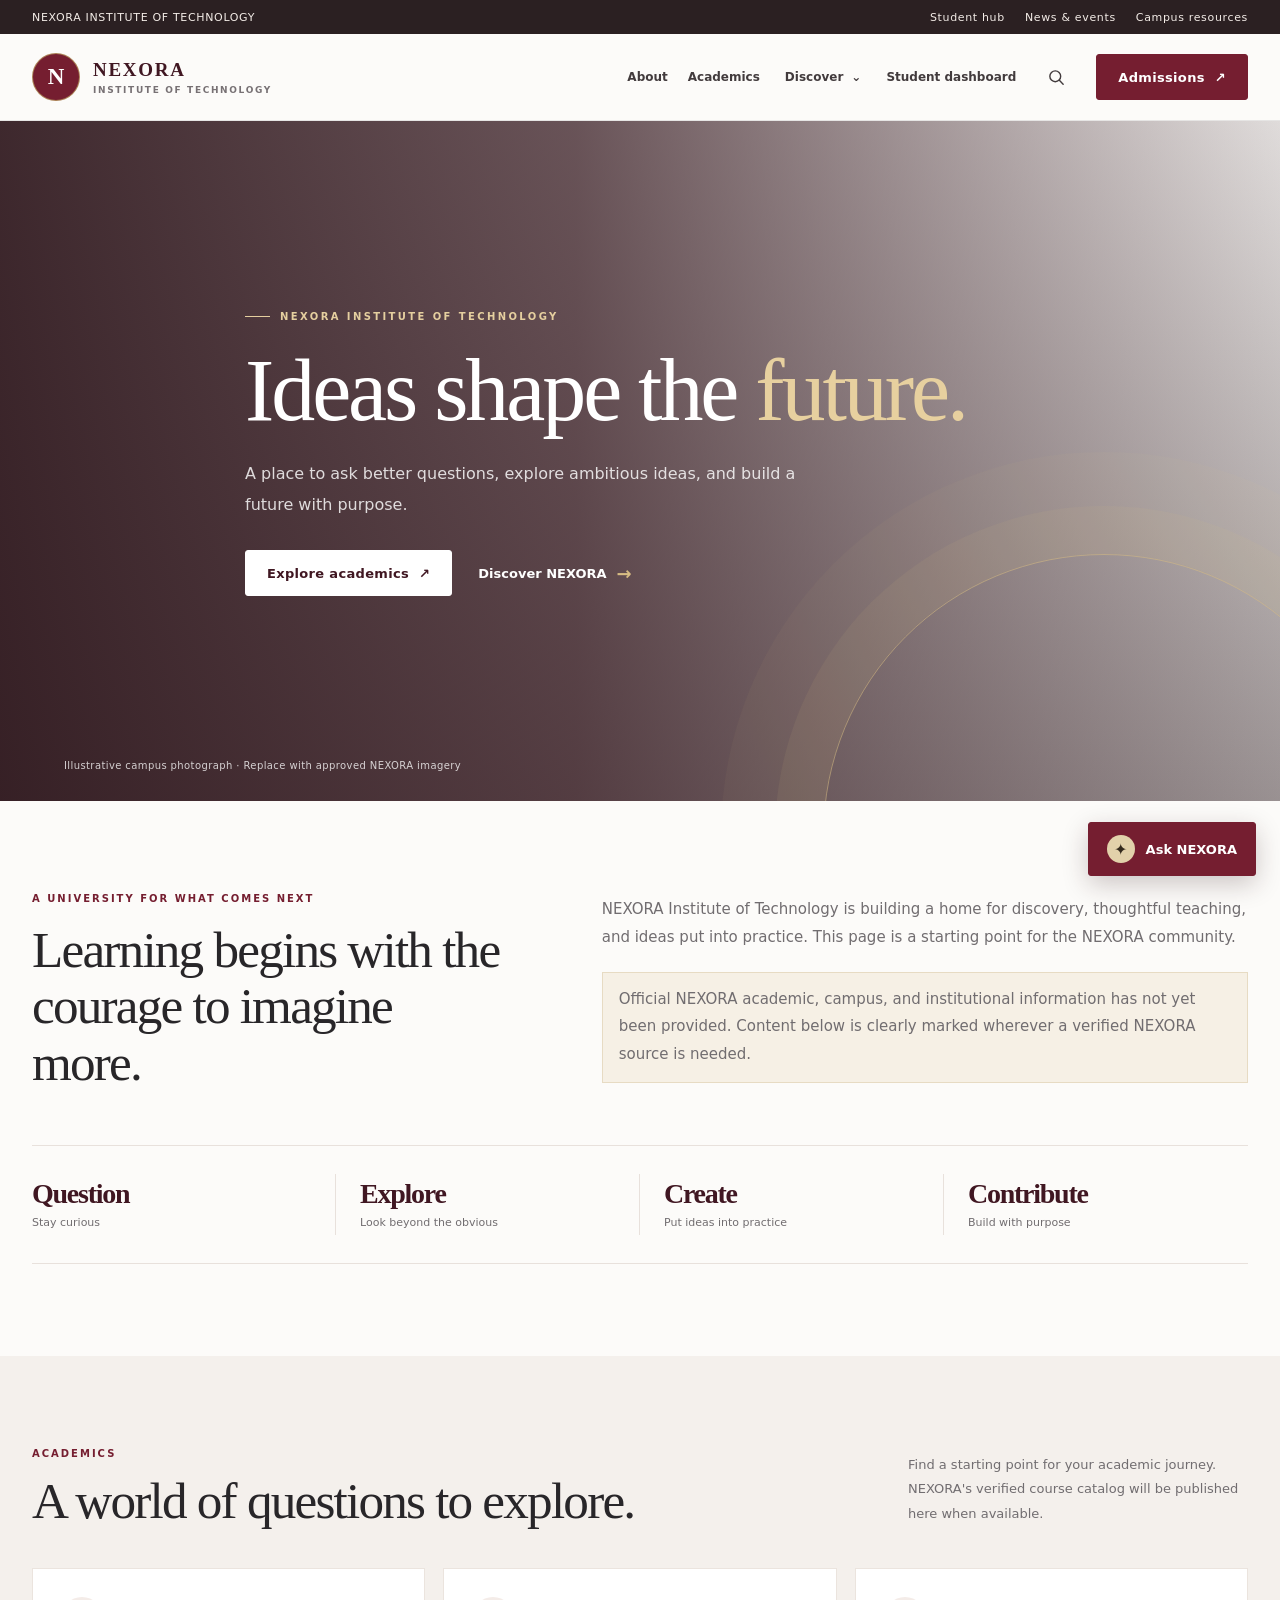
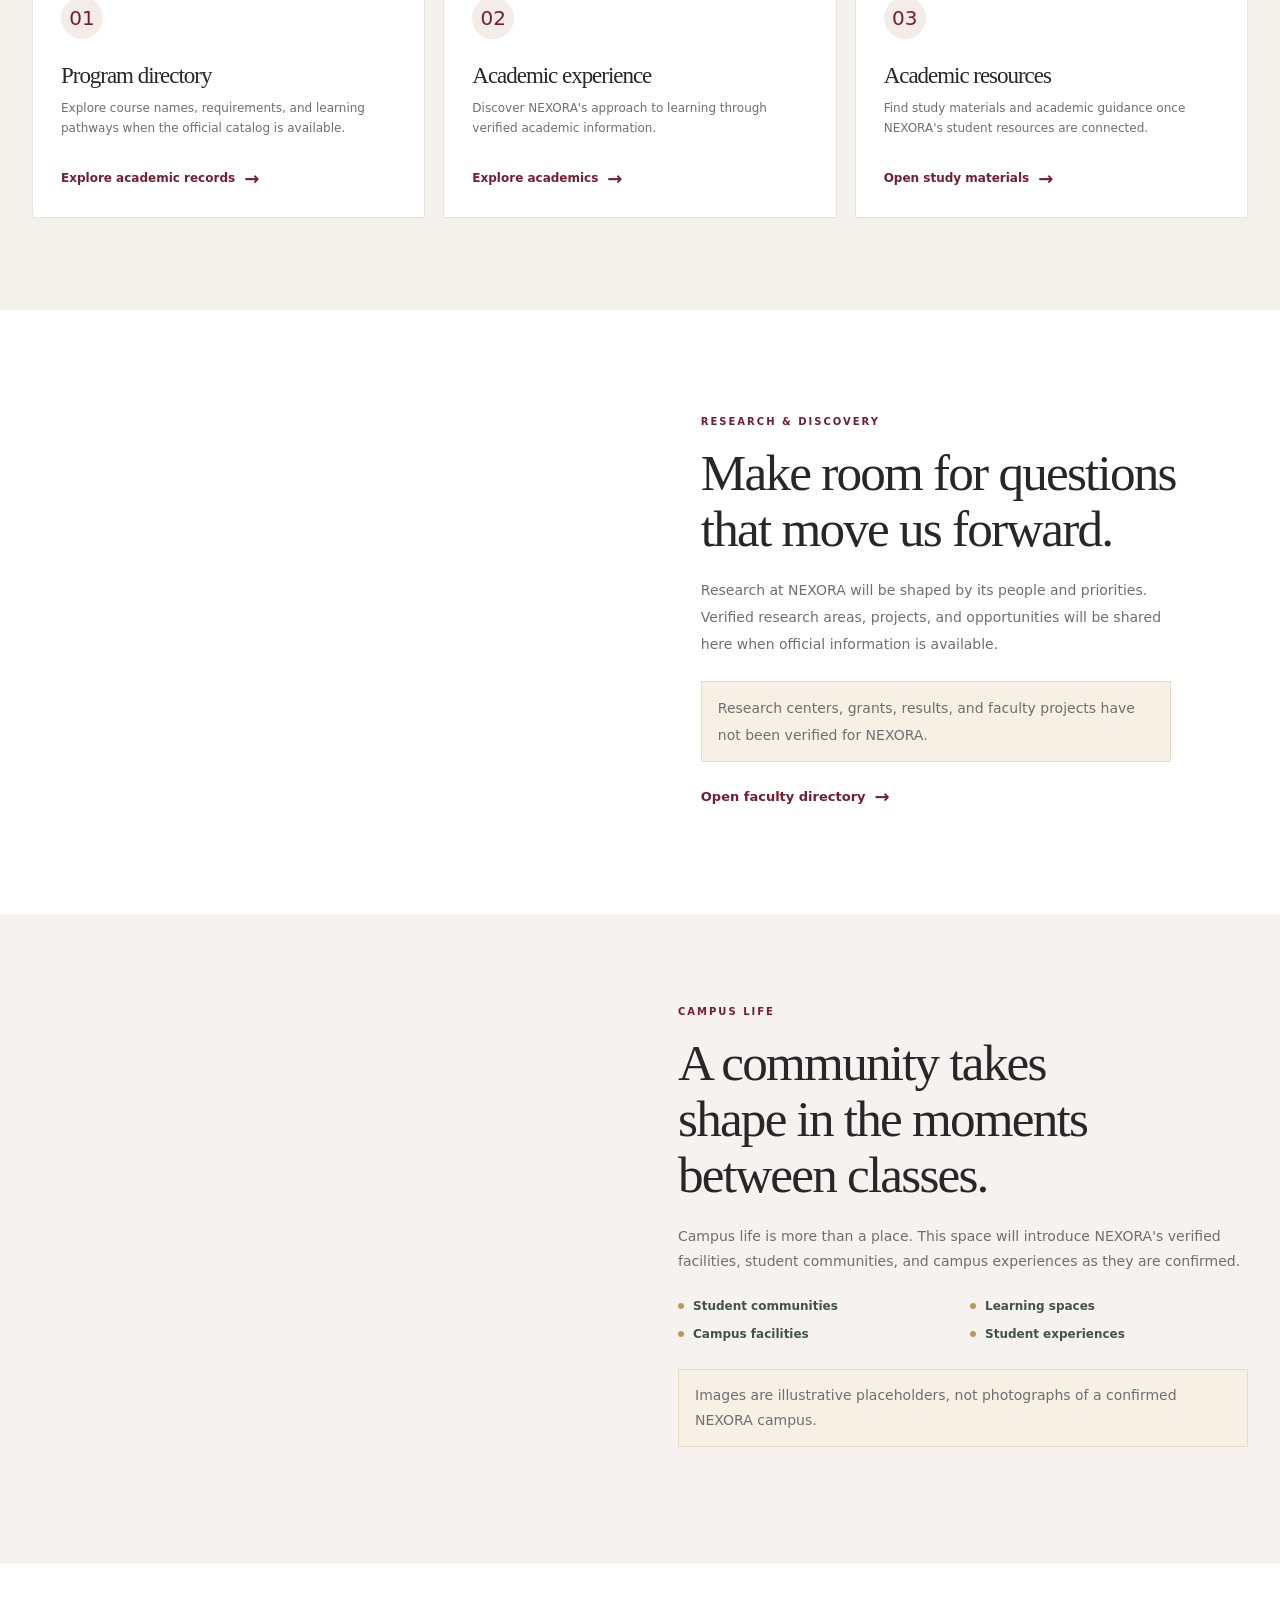
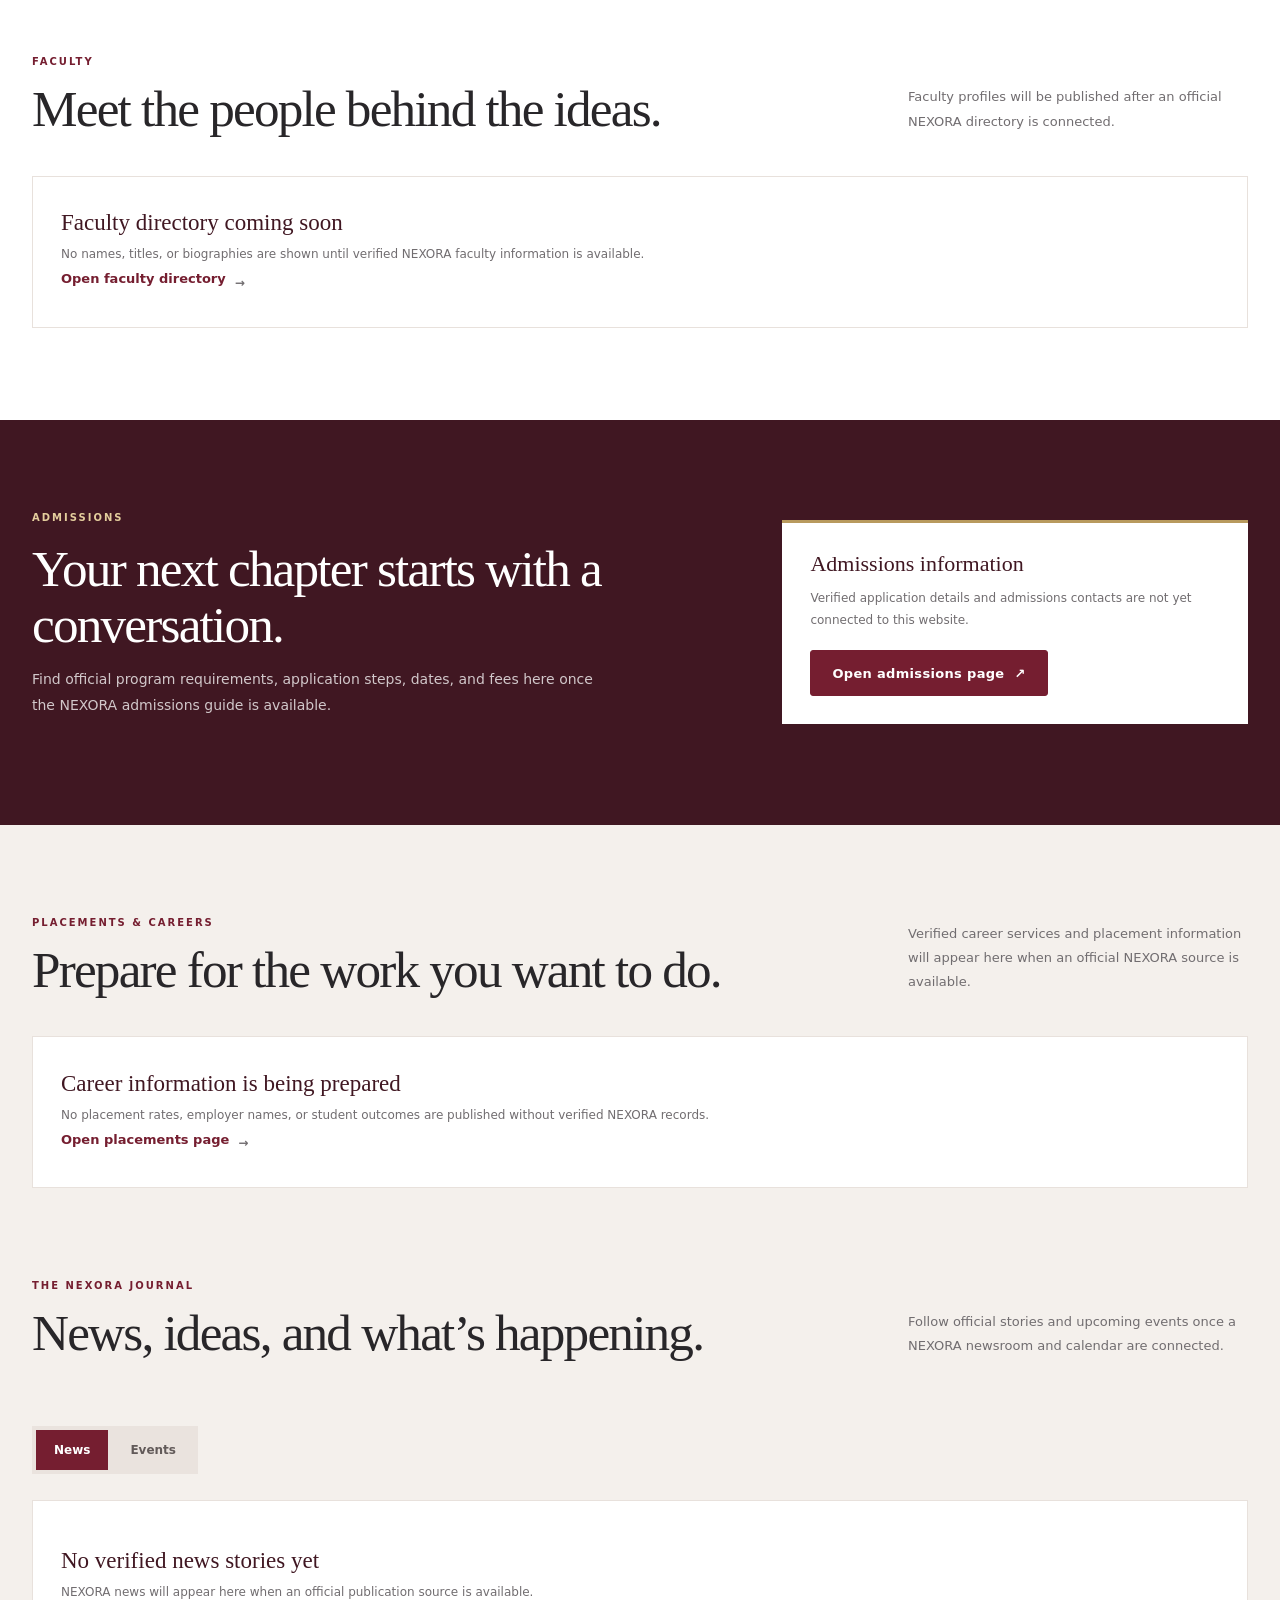
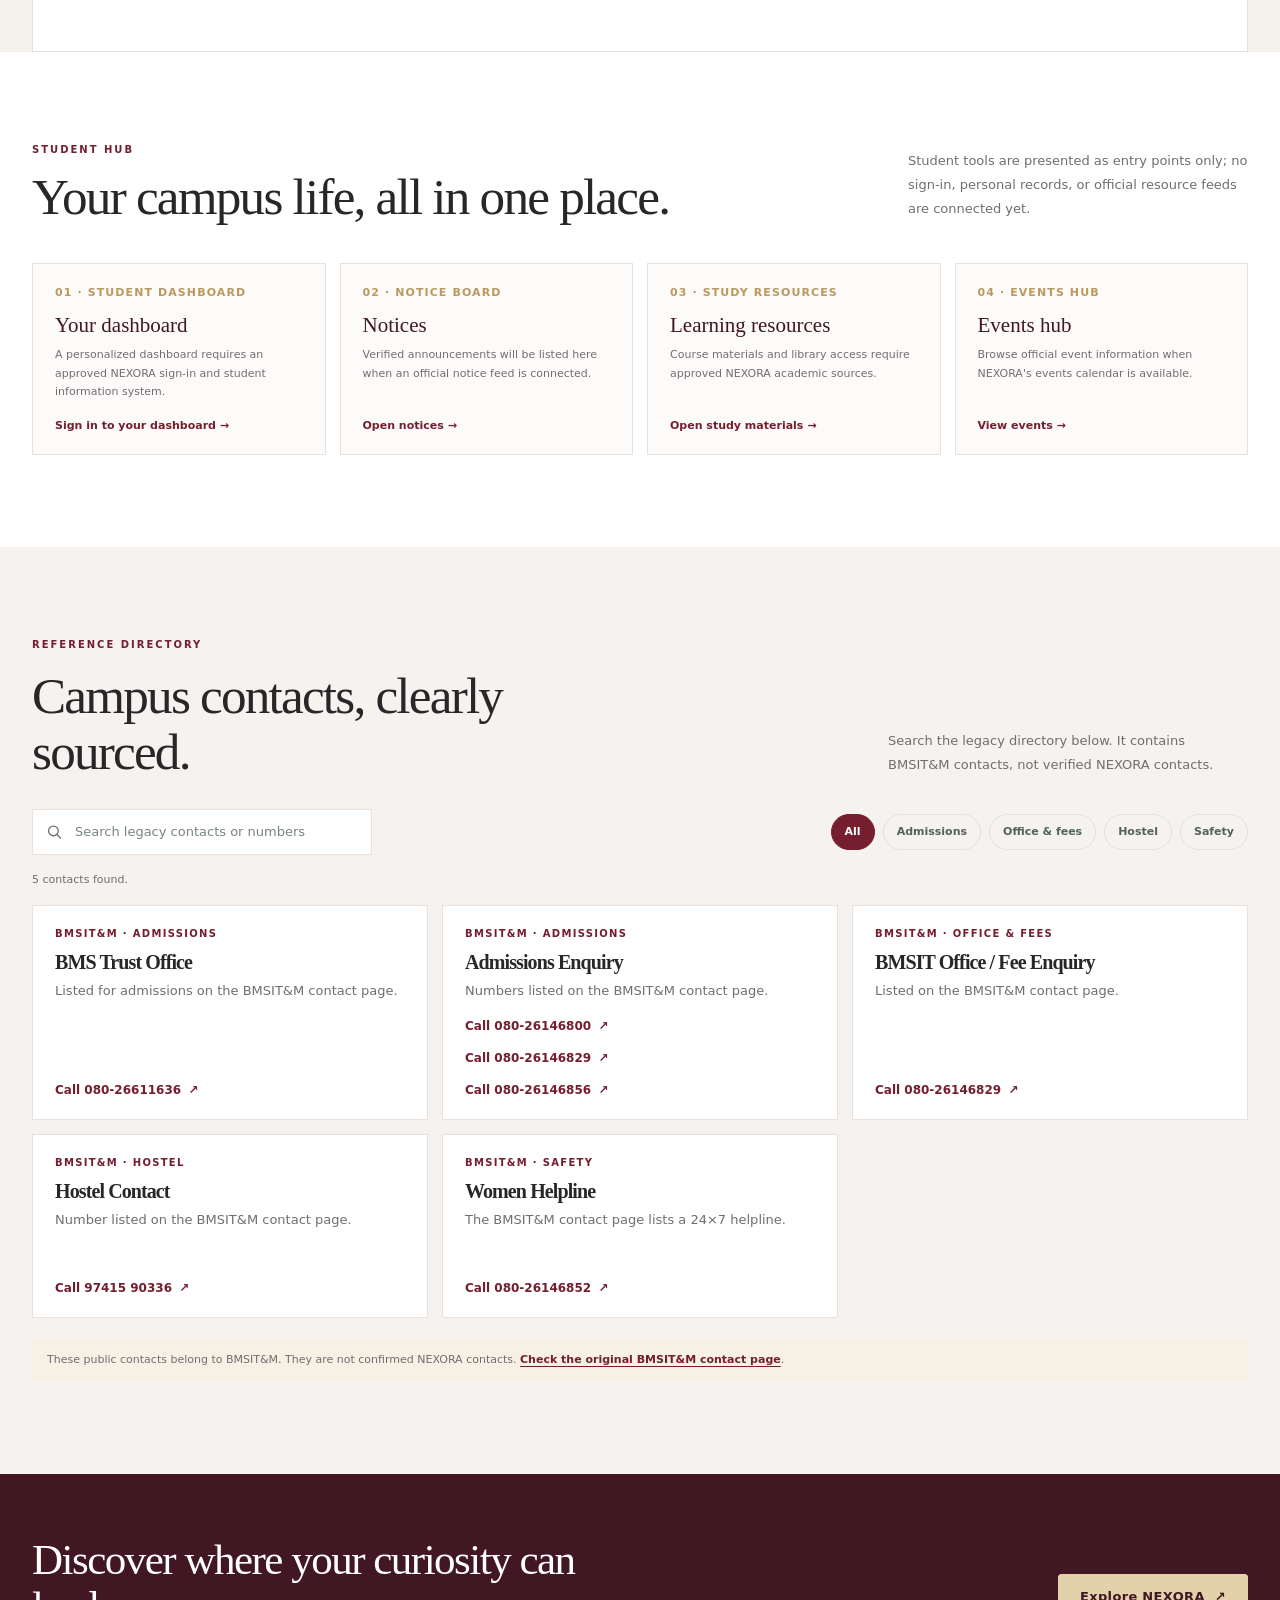
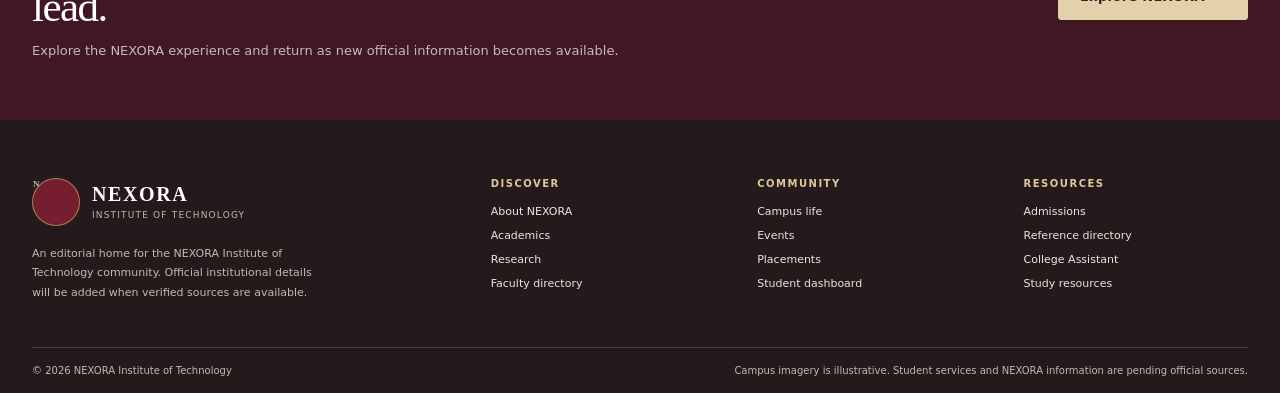
<file: index.html>
<!doctype html>
<html lang="en">
  <head>
    <meta charset="utf-8" />
    <meta name="viewport" content="width=device-width, initial-scale=1" />
    <meta
      name="description"
      content="Explore the academic experience, student resources, and possibilities at NEXORA Institute of Technology."
    />
    <meta name="theme-color" content="#5d1725" />
    <title>NEXORA Institute of Technology — Build what’s next</title>
    <style>
      :root {
        color-scheme: light;
        --ink: #20213a;
        --muted: #73758c;
        --green: #5c55d9;
        --green-dark: #25234c;
        --lime: #d6f878;
        --cream: #f6f6fb;
        --line: #e6e6f0;
        --white: #fff;
        font-family: "Aptos", "Segoe UI", Inter, ui-sans-serif, system-ui, sans-serif;
      }

      * {
        box-sizing: border-box;
      }

      html {
        scroll-behavior: smooth;
      }

      body {
        margin: 0;
        color: var(--ink);
        background: var(--cream);
      }

      a {
        color: inherit;
        text-decoration: none;
      }

      button {
        font: inherit;
      }

      .container {
        width: min(1160px, calc(100% - 48px));
        margin: 0 auto;
      }

      .topbar {
        color: #e4eee8;
        background: var(--green-dark);
        font-size: 12px;
      }

      .topbar-inner {
        min-height: 36px;
        display: flex;
        align-items: center;
        justify-content: space-between;
        gap: 20px;
      }

      .topbar-links {
        display: flex;
        gap: 22px;
      }

      .topbar a:hover,
      .topbar a:focus-visible {
        color: var(--lime);
      }

      .header {
        position: relative;
        z-index: 2;
        background: rgba(247, 248, 242, 0.96);
        border-bottom: 1px solid rgba(19, 45, 42, 0.08);
      }

      .nav {
        min-height: 84px;
        display: flex;
        align-items: center;
        justify-content: space-between;
        gap: 32px;
      }

      .brand {
        display: inline-flex;
        align-items: center;
        gap: 12px;
        flex-shrink: 0;
      }

      .brand-mark {
        width: 44px;
        height: 44px;
        display: grid;
        place-items: center;
        color: var(--white);
        background: var(--green);
        border-radius: 14px 14px 14px 4px;
        font-family: Georgia, serif;
        font-size: 18px;
        font-weight: 700;
        letter-spacing: -1px;
      }

      .brand-copy strong,
      .brand-copy span {
        display: block;
      }

      .brand-copy strong {
        font-size: 15px;
        letter-spacing: -0.3px;
      }

      .brand-copy span {
        margin-top: 3px;
        color: var(--muted);
        font-size: 10px;
        letter-spacing: 1.6px;
        text-transform: uppercase;
      }

      .nav-links {
        display: flex;
        align-items: center;
        gap: 28px;
        color: #42534e;
        font-size: 13px;
        font-weight: 600;
      }

      .nav-links a:not(.button):hover,
      .nav-links a:not(.button):focus-visible {
        color: var(--green);
      }

      .button {
        min-height: 46px;
        display: inline-flex;
        align-items: center;
        justify-content: center;
        gap: 10px;
        padding: 0 20px;
        color: var(--white);
        background: var(--green);
        border: 1px solid var(--green);
        border-radius: 5px;
        font-size: 13px;
        font-weight: 700;
        transition: background 160ms ease, transform 160ms ease;
      }

      .button:hover {
        background: var(--green-dark);
        transform: translateY(-1px);
      }

      .button-light {
        color: var(--ink);
        background: var(--white);
        border-color: var(--white);
      }

      .button-light:hover {
        color: var(--white);
        border-color: var(--green-dark);
      }

      .menu-toggle {
        display: none;
        width: 44px;
        height: 44px;
        color: var(--ink);
        background: transparent;
        border: 1px solid var(--line);
        border-radius: 5px;
        cursor: pointer;
      }

      .hero {
        position: relative;
        overflow: hidden;
        min-height: 590px;
        display: flex;
        align-items: center;
        color: var(--white);
        background:
          linear-gradient(90deg, rgba(7, 37, 32, 0.94) 0%, rgba(7, 37, 32, 0.78) 44%, rgba(7, 37, 32, 0.22) 100%),
          linear-gradient(0deg, rgba(7, 37, 32, 0.28), rgba(7, 37, 32, 0.05)),
          url("https://images.unsplash.com/photo-1562774053-701939374585?auto=format&fit=crop&w=2000&q=85") center 48% / cover;
      }

      .hero::after {
        position: absolute;
        right: -120px;
        bottom: -240px;
        width: 560px;
        height: 560px;
        border: 1px solid rgba(215, 237, 114, 0.3);
        border-radius: 50%;
        content: "";
        box-shadow: 0 0 0 44px rgba(215, 237, 114, 0.045), 0 0 0 90px rgba(215, 237, 114, 0.035);
      }

      .hero-content {
        position: relative;
        z-index: 1;
        max-width: 680px;
        padding: 72px 0 84px;
      }

      .eyebrow {
        display: inline-flex;
        align-items: center;
        gap: 10px;
        color: var(--lime);
        font-size: 11px;
        font-weight: 700;
        letter-spacing: 2px;
        text-transform: uppercase;
      }

      .eyebrow::before {
        width: 25px;
        height: 1px;
        background: currentColor;
        content: "";
      }

      h1 {
        max-width: 650px;
        margin: 22px 0 18px;
        font-family: Georgia, "Times New Roman", serif;
        font-size: clamp(48px, 7vw, 82px);
        font-weight: 400;
        letter-spacing: -3.5px;
        line-height: 0.99;
      }

      h1 em {
        color: var(--lime);
        font-weight: 400;
      }

      .hero-content > p {
        max-width: 500px;
        margin: 0;
        color: rgba(255, 255, 255, 0.82);
        font-size: 16px;
        line-height: 1.8;
      }

      .hero-actions {
        display: flex;
        flex-wrap: wrap;
        gap: 12px;
        margin-top: 30px;
      }

      .text-link {
        min-height: 46px;
        display: inline-flex;
        align-items: center;
        gap: 10px;
        padding: 0 14px;
        color: var(--white);
        font-size: 13px;
        font-weight: 700;
      }

      .text-link span {
        color: var(--lime);
        font-size: 18px;
      }

      .hero-note {
        position: absolute;
        right: 0;
        bottom: 34px;
        color: rgba(255, 255, 255, 0.72);
        font-size: 11px;
        letter-spacing: 1px;
        text-transform: uppercase;
      }

      .intro {
        padding: 78px 0 74px;
      }

      .intro-grid {
        display: grid;
        grid-template-columns: 0.85fr 1.15fr;
        gap: 80px;
        align-items: start;
      }

      .section-label {
        margin: 0 0 18px;
        color: var(--green);
        font-size: 11px;
        font-weight: 800;
        letter-spacing: 1.8px;
        text-transform: uppercase;
      }

      h2 {
        margin: 0;
        font-family: Georgia, "Times New Roman", serif;
        font-size: clamp(34px, 4vw, 48px);
        font-weight: 400;
        letter-spacing: -1.5px;
        line-height: 1.1;
      }

      .intro-copy p {
        margin: 3px 0 20px;
        color: var(--muted);
        font-size: 15px;
        line-height: 1.85;
      }

      .inline-link {
        display: inline-flex;
        align-items: center;
        gap: 9px;
        color: var(--green);
        font-size: 13px;
        font-weight: 800;
      }

      .inline-link span {
        font-size: 18px;
      }

      .stats {
        display: grid;
        grid-template-columns: repeat(4, 1fr);
        padding: 28px 0;
        border-top: 1px solid var(--line);
        border-bottom: 1px solid var(--line);
      }

      .stat {
        padding: 4px 24px;
        border-right: 1px solid var(--line);
      }

      .stat:first-child {
        padding-left: 0;
      }

      .stat:last-child {
        border: 0;
      }

      .stat strong {
        display: block;
        color: var(--green-dark);
        font-family: Georgia, "Times New Roman", serif;
        font-size: 36px;
        font-weight: 400;
        letter-spacing: -1px;
      }

      .stat span {
        display: block;
        margin-top: 5px;
        color: var(--muted);
        font-size: 11px;
        line-height: 1.5;
      }

      .programs {
        padding: 78px 0 88px;
        background: #edf1e9;
      }

      .section-heading {
        display: flex;
        align-items: end;
        justify-content: space-between;
        gap: 24px;
        margin-bottom: 34px;
      }

      .section-heading .section-label {
        margin-bottom: 14px;
      }

      .section-heading > p {
        max-width: 340px;
        margin: 0 0 4px;
        color: var(--muted);
        font-size: 13px;
        line-height: 1.7;
      }

      .program-grid {
        display: grid;
        grid-template-columns: repeat(3, 1fr);
        gap: 16px;
      }

      .program-card {
        min-height: 230px;
        display: flex;
        flex-direction: column;
        align-items: flex-start;
        padding: 26px;
        background: var(--white);
        border: 1px solid rgba(19, 45, 42, 0.07);
        transition: transform 160ms ease, box-shadow 160ms ease;
      }

      .program-card:hover {
        transform: translateY(-4px);
        box-shadow: 0 14px 32px rgba(19, 45, 42, 0.08);
      }

      .program-icon {
        width: 42px;
        height: 42px;
        display: grid;
        place-items: center;
        margin-bottom: 24px;
        color: var(--green);
        background: #edf5e6;
        border-radius: 50%;
        font-size: 20px;
      }

      .program-card h3 {
        margin: 0 0 9px;
        font-family: Georgia, "Times New Roman", serif;
        font-size: 22px;
        font-weight: 400;
      }

      .program-card p {
        margin: 0;
        color: var(--muted);
        font-size: 12px;
        line-height: 1.7;
      }

      .program-card .inline-link {
        margin-top: auto;
        padding-top: 22px;
        font-size: 12px;
      }

      .quickdesk {
        padding: 72px 0 78px;
        background: var(--white);
      }

      .quickdesk-heading {
        display: flex;
        align-items: end;
        justify-content: space-between;
        gap: 24px;
      }

      .quickdesk-heading h2 {
        max-width: 550px;
      }

      .quickdesk-heading > p {
        max-width: 360px;
        margin: 0 0 4px;
        color: var(--muted);
        font-size: 13px;
        line-height: 1.7;
      }

      .quickdesk-tools {
        display: flex;
        align-items: center;
        justify-content: space-between;
        gap: 20px;
        margin: 28px 0 18px;
      }

      .quickdesk-search-wrap {
        position: relative;
        width: min(100%, 340px);
      }

      .quickdesk-search-wrap svg {
        position: absolute;
        top: 50%;
        left: 14px;
        color: var(--muted);
        transform: translateY(-50%);
        pointer-events: none;
      }

      .quickdesk-search {
        width: 100%;
        min-height: 46px;
        padding: 0 14px 0 42px;
        color: var(--ink);
        background: var(--cream);
        border: 1px solid var(--line);
        border-radius: 5px;
        font: inherit;
        font-size: 13px;
      }

      .quickdesk-search::placeholder {
        color: #78847f;
      }

      .quickdesk-filters {
        display: flex;
        flex-wrap: wrap;
        gap: 8px;
      }

      .quickdesk-filter {
        min-height: 36px;
        padding: 0 13px;
        color: #52625d;
        background: transparent;
        border: 1px solid var(--line);
        border-radius: 999px;
        cursor: pointer;
        font-size: 11px;
        font-weight: 700;
      }

      .quickdesk-filter:hover,
      .quickdesk-filter[aria-pressed="true"] {
        color: var(--white);
        background: var(--green);
        border-color: var(--green);
      }

      .quickdesk-status {
        min-height: 20px;
        margin: 0 0 12px;
        color: var(--muted);
        font-size: 11px;
      }

      .quickdesk-grid {
        display: grid;
        grid-template-columns: repeat(3, minmax(0, 1fr));
        gap: 14px;
      }

      .quickdesk-card {
        min-height: 184px;
        display: flex;
        flex-direction: column;
        align-items: flex-start;
        padding: 22px;
        background: var(--cream);
        border: 1px solid var(--line);
        border-radius: 3px;
      }

      .quickdesk-card[hidden] {
        display: none;
      }

      .quickdesk-category {
        margin: 0 0 12px;
        color: var(--green);
        font-size: 10px;
        font-weight: 800;
        letter-spacing: 1.3px;
        text-transform: uppercase;
      }

      .quickdesk-card h3 {
        margin: 0 0 7px;
        font-family: Georgia, "Times New Roman", serif;
        font-size: 20px;
        font-weight: 400;
      }

      .quickdesk-detail {
        margin: 0;
        color: var(--muted);
        font-size: 13px;
        line-height: 1.6;
      }

      .quickdesk-action {
        display: inline-flex;
        align-items: center;
        gap: 7px;
        margin-top: auto;
        padding-top: 18px;
        color: var(--green);
        font-size: 12px;
        font-weight: 800;
      }

      .quickdesk-action:hover {
        color: var(--green-dark);
      }

      .quickdesk-empty {
        margin: 18px 0 0;
        padding: 24px;
        color: var(--muted);
        background: var(--cream);
        border: 1px dashed #cbd4c8;
        text-align: center;
        font-size: 13px;
      }

      .quickdesk-source {
        margin: 20px 0 0;
        color: var(--muted);
        font-size: 11px;
        line-height: 1.6;
      }

      .quickdesk-source a {
        color: var(--green);
        font-weight: 700;
        text-decoration: underline;
        text-underline-offset: 3px;
      }

      .sr-only {
        position: absolute;
        width: 1px;
        height: 1px;
        overflow: hidden;
        clip: rect(0, 0, 0, 0);
        white-space: nowrap;
        clip-path: inset(50%);
      }

      .assistant-launcher {
        position: fixed;
        right: 24px;
        bottom: 24px;
        z-index: 5;
        min-height: 54px;
        display: inline-flex;
        align-items: center;
        gap: 11px;
        padding: 0 18px;
        color: var(--white);
        background: var(--green-dark);
        border: 1px solid var(--green-dark);
        border-radius: 999px;
        box-shadow: 0 8px 26px rgba(6, 75, 60, 0.24);
        cursor: pointer;
        font-size: 13px;
        font-weight: 750;
      }

      .assistant-launcher:hover {
        background: var(--green);
        transform: translateY(-2px);
      }

      .assistant-launcher-icon {
        width: 28px;
        height: 28px;
        display: grid;
        place-items: center;
        color: var(--green-dark);
        background: var(--lime);
        border-radius: 50%;
        font-size: 16px;
      }

      .assistant-panel {
        position: fixed;
        right: 24px;
        bottom: 92px;
        z-index: 5;
        width: min(420px, calc(100vw - 32px));
        height: min(610px, calc(100dvh - 120px));
        min-height: 390px;
        display: flex;
        flex-direction: column;
        overflow: hidden;
        background: var(--white);
        border: 1px solid var(--line);
        border-radius: 12px;
        box-shadow: 0 22px 70px rgba(19, 45, 42, 0.2);
      }

      .assistant-panel[hidden] {
        display: none;
      }

      .assistant-header {
        display: flex;
        align-items: center;
        justify-content: space-between;
        gap: 16px;
        padding: 17px 18px;
        color: var(--white);
        background: var(--green-dark);
      }

      .assistant-heading {
        display: flex;
        align-items: center;
        gap: 11px;
      }

      .assistant-avatar {
        width: 38px;
        height: 38px;
        display: grid;
        place-items: center;
        flex: 0 0 auto;
        color: var(--green-dark);
        background: var(--lime);
        border-radius: 50%;
        font-size: 17px;
      }

      .assistant-heading strong,
      .assistant-heading span {
        display: block;
      }

      .assistant-heading strong {
        font-size: 14px;
      }

      .assistant-heading span {
        margin-top: 4px;
        color: rgba(255, 255, 255, 0.72);
        font-size: 10px;
      }

      .assistant-header-actions {
        display: flex;
        align-items: center;
        gap: 7px;
      }

      .assistant-icon-button {
        width: 34px;
        height: 34px;
        display: grid;
        place-items: center;
        color: var(--white);
        background: transparent;
        border: 1px solid rgba(255, 255, 255, 0.28);
        border-radius: 5px;
        cursor: pointer;
        font-size: 17px;
      }

      .assistant-icon-button:hover {
        background: rgba(255, 255, 255, 0.12);
      }

      .assistant-notice {
        padding: 10px 17px;
        color: #53655d;
        background: #f0f4e9;
        border-bottom: 1px solid var(--line);
        font-size: 10px;
        line-height: 1.55;
      }

      .assistant-messages {
        flex: 1;
        display: flex;
        flex-direction: column;
        gap: 14px;
        overflow-y: auto;
        padding: 18px;
        scroll-behavior: smooth;
      }

      .assistant-message {
        max-width: 90%;
        align-self: flex-start;
        color: var(--ink);
        font-size: 13px;
        line-height: 1.65;
        overflow-wrap: anywhere;
      }

      .assistant-message p {
        margin: 0;
        white-space: pre-wrap;
      }

      .assistant-message-user {
        align-self: flex-end;
        padding: 10px 13px;
        color: var(--white);
        background: var(--green);
        border-radius: 12px 12px 3px 12px;
      }

      .assistant-message-bot {
        padding: 11px 13px;
        background: var(--cream);
        border: 1px solid var(--line);
        border-radius: 12px 12px 12px 3px;
      }

      .assistant-sources {
        display: flex;
        flex-wrap: wrap;
        gap: 7px 12px;
        margin-top: 11px;
        padding-top: 9px;
        border-top: 1px solid var(--line);
      }

      .assistant-sources a {
        color: var(--green);
        font-size: 11px;
        font-weight: 750;
        text-decoration: underline;
        text-underline-offset: 2px;
      }

      .assistant-typing {
        width: fit-content;
        display: flex;
        align-items: center;
        gap: 5px;
        min-height: 36px;
      }

      .assistant-typing span {
        width: 6px;
        height: 6px;
        background: #7d9185;
        border-radius: 50%;
        animation: assistant-pulse 900ms ease-in-out infinite alternate;
      }

      .assistant-typing span:nth-child(2) {
        animation-delay: 150ms;
      }

      .assistant-typing span:nth-child(3) {
        animation-delay: 300ms;
      }

      @keyframes assistant-pulse {
        to {
          opacity: 0.35;
          transform: translateY(-3px);
        }
      }

      .assistant-suggestions {
        display: flex;
        flex-wrap: wrap;
        gap: 7px;
        padding: 0 18px 12px;
      }

      .assistant-suggestion {
        padding: 7px 10px;
        color: var(--green-dark);
        background: var(--white);
        border: 1px solid #dce5d8;
        border-radius: 999px;
        cursor: pointer;
        font-size: 10px;
        line-height: 1.3;
      }

      .assistant-suggestion:hover {
        background: #f0f4e9;
      }

      .assistant-form {
        display: flex;
        align-items: flex-end;
        gap: 9px;
        padding: 12px 14px 14px;
        background: var(--white);
        border-top: 1px solid var(--line);
      }

      .assistant-input {
        width: 100%;
        min-height: 43px;
        max-height: 104px;
        resize: vertical;
        padding: 11px 12px;
        color: var(--ink);
        background: var(--cream);
        border: 1px solid var(--line);
        border-radius: 6px;
        font: inherit;
        font-size: 12px;
      }

      .assistant-input::placeholder {
        color: #78847f;
      }

      .assistant-send {
        width: 43px;
        height: 43px;
        display: grid;
        place-items: center;
        flex: 0 0 auto;
        color: var(--white);
        background: var(--green);
        border: 1px solid var(--green);
        border-radius: 6px;
        cursor: pointer;
        font-size: 18px;
      }

      .assistant-send:hover:not(:disabled) {
        background: var(--green-dark);
      }

      .assistant-send:disabled,
      .assistant-input:disabled,
      .assistant-suggestion:disabled {
        cursor: wait;
        opacity: 0.6;
      }

      .assistant-privacy {
        margin: 0;
        padding: 0 14px 10px;
        color: var(--muted);
        background: var(--white);
        text-align: center;
        font-size: 9px;
      }

      .campus {
        padding: 84px 0;
      }

      .campus-grid {
        display: grid;
        grid-template-columns: 1fr 1fr;
        gap: 70px;
        align-items: center;
      }

      .campus-image {
        position: relative;
        min-height: 390px;
        background: url("https://images.unsplash.com/photo-1498243691581-b145c3f54a5a?auto=format&fit=crop&w=1100&q=85") center / cover;
      }

      .campus-image::after {
        position: absolute;
        inset: 14px -14px -14px 14px;
        z-index: -1;
        border: 1px solid #b9cc9d;
        content: "";
      }

      .campus-copy h2 {
        max-width: 440px;
      }

      .campus-copy > p:not(.section-label) {
        margin: 20px 0 25px;
        color: var(--muted);
        font-size: 14px;
        line-height: 1.8;
      }

      .campus-points {
        display: grid;
        grid-template-columns: 1fr 1fr;
        gap: 14px;
        margin-bottom: 28px;
      }

      .campus-points span {
        display: flex;
        align-items: center;
        gap: 9px;
        color: #41534d;
        font-size: 12px;
        font-weight: 600;
      }

      .campus-points span::before {
        width: 6px;
        height: 6px;
        flex: 0 0 auto;
        background: #9db752;
        border-radius: 50%;
        content: "";
      }

      .cta {
        padding: 54px 0;
        color: var(--white);
        background: var(--green-dark);
      }

      .cta-inner {
        display: flex;
        align-items: center;
        justify-content: space-between;
        gap: 32px;
      }

      .cta h2 {
        max-width: 620px;
        font-size: clamp(30px, 4vw, 43px);
      }

      .cta p {
        margin: 12px 0 0;
        color: rgba(255, 255, 255, 0.7);
        font-size: 13px;
      }

      .cta .button {
        flex-shrink: 0;
        color: var(--green-dark);
        background: var(--lime);
        border-color: var(--lime);
      }

      .cta .button:hover {
        background: #e3f69a;
      }

      footer {
        padding: 34px 0;
        background: #f1f3ed;
      }

      .footer-inner {
        display: flex;
        align-items: center;
        justify-content: space-between;
        gap: 24px;
      }

      .footer-inner p,
      .footer-links {
        margin: 0;
        color: var(--muted);
        font-size: 11px;
      }

      .footer-links {
        display: flex;
        gap: 22px;
      }

      .footer-links a:hover {
        color: var(--green);
      }

      :focus-visible {
        outline: 3px solid #8e88ff;
        outline-offset: 3px;
      }

      body {
        background: #fbfbfe;
        letter-spacing: -0.01em;
      }

      .topbar {
        color: #e8e7ff;
        background: #17172f;
      }

      .header {
        position: sticky;
        top: 0;
        z-index: 4;
        background: rgba(251, 251, 254, 0.94);
        border-bottom-color: rgba(32, 33, 58, 0.08);
        backdrop-filter: blur(18px);
      }

      .nav {
        min-height: 78px;
      }

      .brand {
        gap: 13px;
      }

      .brand-mark {
        width: 46px;
        height: 46px;
        background: linear-gradient(145deg, #716af2, #433bb6);
        border: 0;
        border-radius: 15px;
        box-shadow: 0 7px 18px rgba(92, 85, 217, 0.24);
        font-family: "Aptos", "Segoe UI", sans-serif;
        font-size: 21px;
        font-weight: 800;
        letter-spacing: -0.08em;
      }

      .brand-mark::before {
        content: none;
      }

      .brand-copy strong {
        color: #20213a;
        font-size: 19px;
        font-weight: 800;
        letter-spacing: 0.08em;
      }

      .brand-copy span {
        color: #85869b;
        font-size: 9px;
        font-weight: 700;
        letter-spacing: 1.7px;
      }

      .nav-links {
        gap: 24px;
        color: #5d5e75;
        font-size: 12px;
      }

      .nav-links a:not(.button):hover,
      .nav-links a:not(.button):focus-visible {
        color: var(--green);
      }

      .button {
        min-height: 47px;
        border-radius: 999px;
        box-shadow: 0 7px 16px rgba(92, 85, 217, 0.16);
      }

      .button:hover {
        background: #4841c0;
      }

      .menu-toggle {
        border-radius: 12px;
      }

      .hero {
        min-height: 620px;
        background:
          radial-gradient(ellipse at 79% 25%, rgba(166, 157, 255, 0.26), transparent 34%),
          linear-gradient(110deg, rgba(20, 20, 48, 0.97) 0%, rgba(36, 34, 84, 0.88) 48%, rgba(42, 38, 91, 0.39) 100%),
          url("https://images.unsplash.com/photo-1562774053-701939374585?auto=format&fit=crop&w=2000&q=85") center 48% / cover;
      }

      .hero::after {
        right: -80px;
        bottom: -270px;
        border-color: rgba(214, 248, 120, 0.36);
        box-shadow: 0 0 0 46px rgba(214, 248, 120, 0.055), 0 0 0 98px rgba(214, 248, 120, 0.035);
      }

      .hero-content {
        max-width: 720px;
      }

      .eyebrow {
        letter-spacing: 2.4px;
      }

      h1 {
        max-width: 700px;
        font-family: "Aptos Display", "Segoe UI", Inter, sans-serif;
        font-size: clamp(58px, 8vw, 94px);
        font-weight: 750;
        letter-spacing: -5px;
        line-height: 0.98;
      }

      h1 em {
        color: var(--lime);
        font-style: normal;
      }

      .hero-content > p {
        max-width: 520px;
        font-size: 16px;
      }

      h2,
      .program-card h3,
      .quickdesk-card h3,
      .stat strong {
        font-family: "Aptos Display", "Segoe UI", Inter, sans-serif;
        letter-spacing: -0.045em;
        font-weight: 650;
      }

      h2 {
        font-size: clamp(36px, 4vw, 50px);
      }

      .intro {
        padding: 88px 0 82px;
      }

      .intro-grid {
        gap: 88px;
      }

      .section-label {
        color: var(--green);
        letter-spacing: 2px;
      }

      .stats {
        margin-top: 40px;
        padding: 30px 0;
        border-color: #e8e8f1;
      }

      .stat strong {
        color: #39357e;
      }

      .programs {
        background:
          radial-gradient(ellipse at 88% 0%, rgba(113, 106, 242, 0.08), transparent 34%),
          #f2f2fa;
      }

      .program-grid {
        gap: 18px;
      }

      .program-card {
        min-height: 242px;
        padding: 28px;
        border: 1px solid rgba(82, 78, 162, 0.08);
        border-radius: 16px;
        box-shadow: 0 8px 26px rgba(35, 35, 75, 0.035);
      }

      .program-card:hover {
        box-shadow: 0 18px 36px rgba(35, 35, 75, 0.1);
      }

      .program-icon {
        color: var(--green);
        background: #eeedff;
        border-radius: 13px;
      }

      .quickdesk {
        background: #fbfbfe;
      }

      .quickdesk-card {
        border-radius: 14px;
        transition: transform 160ms ease, box-shadow 160ms ease;
      }

      .quickdesk-card:hover {
        transform: translateY(-2px);
        box-shadow: 0 10px 24px rgba(35, 35, 75, 0.07);
      }

      .quickdesk-filter {
        border-radius: 999px;
      }

      .quickdesk-search {
        background: #fff;
        border-radius: 12px;
      }

      .quickdesk-filter:hover,
      .quickdesk-filter[aria-pressed="true"] {
        background: var(--green);
      }

      .legacy-notice {
        margin: 22px 0 0;
        padding: 13px 15px;
        color: #5b4b22;
        background: #fff8df;
        border: 1px solid #f1e4b7;
        border-radius: 10px;
        font-size: 12px;
        line-height: 1.65;
      }

      .campus-image {
        border-radius: 18px;
      }

      .campus-image::after {
        border-color: #b7b2f6;
        border-radius: 18px;
      }

      .campus-points span::before {
        background: #716af2;
      }

      .cta {
        background:
          radial-gradient(ellipse at 80% 10%, rgba(142, 136, 255, 0.3), transparent 36%),
          linear-gradient(110deg, #20203e, #302d68);
      }

      .cta .button {
        color: #20203e;
        background: var(--lime);
        border-color: var(--lime);
      }

      .cta .button:hover {
        background: #e4ffa1;
      }

      footer {
        background: #f0f0f8;
      }

      .assistant-launcher {
        background: linear-gradient(145deg, #625be2, #39347f);
        border-color: #514bc7;
        border-radius: 999px;
        box-shadow: 0 12px 30px rgba(63, 58, 167, 0.3);
      }

      .assistant-launcher:hover {
        background: #4841c0;
      }

      .assistant-launcher-icon,
      .assistant-avatar {
        color: #333071;
        background: var(--lime);
      }

      .assistant-panel {
        border: 1px solid #e1e1ed;
        border-radius: 18px;
        box-shadow: 0 24px 75px rgba(25, 25, 64, 0.22);
      }

      .assistant-header {
        background:
          radial-gradient(ellipse at 100% 0%, rgba(171, 164, 255, 0.24), transparent 45%),
          #25234c;
      }

      .assistant-notice {
        background: #f3f2ff;
      }

      .assistant-message-user,
      .assistant-send {
        background: #5c55d9;
        border-color: #5c55d9;
      }

      .assistant-message-user {
        border-radius: 14px 14px 4px 14px;
      }

      .assistant-message-bot {
        border-radius: 14px 14px 14px 4px;
      }

      .assistant-suggestion {
        border-radius: 999px;
      }

      .assistant-input {
        background: #f8f8fc;
        border-radius: 10px;
      }

      @media (max-width: 900px) {
        .nav {
          gap: 18px;
        }

        .nav-links {
          gap: 16px;
        }

        .brand-copy strong {
          font-size: 17px;
        }

        .intro-grid {
          gap: 42px;
        }
      }

      @media (max-width: 900px) {
        .menu-toggle {
          display: inline-grid;
          place-items: center;
        }

        .nav-links {
          position: absolute;
          top: 100%;
          right: 24px;
          width: min(340px, calc(100vw - 48px));
          display: none;
          align-items: stretch;
          flex-direction: column;
          gap: 0;
          padding: 8px 18px 18px;
          background: var(--white);
          border: 1px solid var(--line);
          border-radius: 14px;
          box-shadow: 0 16px 38px rgba(32, 33, 58, 0.14);
        }

        .nav-links.is-open {
          display: flex;
        }

        .nav-links > a:not(.button) {
          display: block;
          padding: 13px 0;
          border-bottom: 1px solid var(--line);
        }

        .nav-links .button {
          margin-top: 14px;
        }

        .intro-grid,
        .campus-grid {
          gap: 42px;
        }

        .quickdesk-tools {
          align-items: flex-start;
          flex-direction: column;
        }

        .quickdesk-search-wrap {
          width: 100%;
        }

        .quickdesk-grid {
          grid-template-columns: repeat(2, minmax(0, 1fr));
        }
      }

      @media (max-width: 640px) {
        .container {
          width: min(100% - 36px, 480px);
        }

        .topbar-inner {
          justify-content: center;
          min-height: 34px;
        }

        .topbar-links {
          display: none;
        }

        .nav {
          min-height: 70px;
        }

        .brand-mark {
          width: 42px;
          height: 42px;
        }

        .brand-copy strong {
          font-size: 16px;
        }

        .brand-copy span {
          font-size: 8px;
        }

        .menu-toggle {
          display: inline-grid;
          place-items: center;
        }

        .nav-links {
          position: absolute;
          top: 100%;
          right: 0;
          left: 0;
          width: auto;
          display: none;
          align-items: stretch;
          gap: 0;
          padding: 8px 18px 18px;
          background: var(--cream);
          border-bottom: 1px solid var(--line);
        }

        .nav-links.is-open {
          display: flex;
          flex-direction: column;
        }

        .nav-links > a:not(.button) {
          display: block;
          padding: 13px 0;
          border-bottom: 1px solid var(--line);
        }

        .nav-links .button {
          margin-top: 14px;
        }

        .hero {
          min-height: 560px;
          background-position: 58% center;
        }

        .hero-content {
          padding: 68px 0 86px;
        }

        h1 {
          font-size: clamp(48px, 13vw, 68px);
          letter-spacing: -3px;
        }

        .hero-content > p {
          font-size: 14px;
        }

        .hero-note {
          right: auto;
          left: 0;
          font-size: 9px;
        }

        .intro,
        .programs,
        .quickdesk,
        .campus {
          padding: 60px 0;
        }

        .intro-grid,
        .campus-grid {
          grid-template-columns: 1fr;
          gap: 24px;
        }

        .stats {
          grid-template-columns: 1fr 1fr;
          gap: 22px 0;
          margin-top: 32px;
        }

        .stat {
          padding: 4px 16px;
        }

        .stat:nth-child(odd) {
          padding-left: 0;
          border-right: 1px solid var(--line);
        }

        .stat:nth-child(even) {
          border: 0;
        }

        .stat strong {
          font-size: 31px;
        }

        .section-heading {
          display: block;
        }

        .section-heading > p {
          margin-top: 14px;
        }

        .quickdesk-heading {
          display: block;
        }

        .quickdesk-heading > p {
          margin-top: 14px;
        }

        .quickdesk-filters {
          gap: 7px;
        }

        .quickdesk-filter {
          min-height: 34px;
          padding: 0 11px;
        }

        .quickdesk-grid {
          grid-template-columns: 1fr;
        }

        .program-grid {
          grid-template-columns: 1fr;
        }

        .program-card {
          min-height: 220px;
          border-radius: 14px;
        }

        .campus-image {
          min-height: 280px;
          margin-right: 12px;
          margin-bottom: 12px;
        }

        .campus-points {
          gap: 12px 8px;
        }

        .assistant-launcher {
          right: 16px;
          bottom: 16px;
          min-height: 50px;
          padding: 0 15px;
        }

        .assistant-panel {
          right: 8px;
          bottom: 76px;
          width: calc(100vw - 16px);
          height: min(650px, calc(100dvh - 90px));
          min-height: 360px;
          border-radius: 10px;
        }

        .assistant-header {
          padding: 14px;
        }

        .assistant-messages {
          padding: 14px;
        }

        .assistant-suggestions {
          padding-right: 14px;
          padding-left: 14px;
        }

        .cta {
          padding: 42px 0;
        }

        .cta-inner {
          align-items: flex-start;
          flex-direction: column;
          gap: 24px;
        }

        .footer-inner {
          align-items: flex-start;
          flex-direction: column;
          gap: 16px;
        }

        .footer-links {
          flex-wrap: wrap;
          gap: 12px 20px;
        }
      }

      @media (prefers-reduced-motion: reduce) {
        *,
        *::before,
        *::after {
          scroll-behavior: auto !important;
          transition-duration: 0.01ms !important;
        }
      }

      :root {
        --ink: #282629;
        --muted: #716d70;
        --green: #751e30;
        --green-dark: #401722;
        --lime: #d7bc83;
        --cream: #f7f5f2;
        --line: #e8e1dc;
        --white: #fff;
        --gold: #b89a5e;
      }

      html {
        scroll-padding-top: 100px;
      }

      body {
        color: var(--ink);
        background: #fcfbf9;
        font-family: "Aptos", "Segoe UI", Inter, ui-sans-serif, system-ui, sans-serif;
        letter-spacing: 0;
      }

      .container {
        width: min(1240px, calc(100% - 64px));
      }

      .topbar {
        color: #f3ece7;
        background: #2b2022;
        font-size: 11px;
        letter-spacing: 0.06em;
      }

      .topbar-inner {
        min-height: 34px;
      }

      .topbar-links {
        gap: 20px;
      }

      .header {
        position: sticky;
        top: 0;
        z-index: 6;
        background: rgba(252, 251, 249, 0.97);
        border-bottom: 1px solid rgba(40, 38, 41, 0.1);
        backdrop-filter: blur(16px);
      }

      .nav {
        position: relative;
        min-height: 86px;
        gap: 28px;
      }

      .brand {
        gap: 13px;
      }

      .brand-mark {
        width: 48px;
        height: 48px;
        color: #fff;
        background: var(--green);
        border: 1px solid rgba(184, 154, 94, 0.78);
        border-radius: 50%;
        box-shadow: none;
        font-family: Georgia, "Times New Roman", serif;
        font-size: 23px;
        font-weight: 700;
        letter-spacing: 0;
      }

      .brand-copy strong {
        color: var(--green-dark);
        font-family: Georgia, "Times New Roman", serif;
        font-size: 19px;
        font-weight: 700;
        letter-spacing: 0.09em;
      }

      .brand-copy span {
        margin-top: 4px;
        color: #777174;
        font-size: 9px;
        font-weight: 700;
        letter-spacing: 1.65px;
      }

      .nav-links {
        position: static;
        gap: 20px;
        color: #423b3d;
        font-size: 12px;
        font-weight: 650;
      }

      .nav-links a:not(.button):hover,
      .nav-links a:not(.button):focus-visible {
        color: var(--green);
      }

      .button {
        min-height: 46px;
        padding: 0 21px;
        background: var(--green);
        border: 1px solid var(--green);
        border-radius: 3px;
        box-shadow: none;
        letter-spacing: 0.025em;
      }

      .button:hover {
        background: #561523;
      }

      .button-light {
        color: var(--green-dark);
        background: #fff;
        border-color: #fff;
      }

      .button-light:hover {
        color: #fff;
        background: var(--green-dark);
        border-color: var(--green-dark);
      }

      .nav-dropdown {
        position: relative;
      }

      .nav-dropdown-toggle,
      .search-toggle {
        min-height: 42px;
        display: inline-flex;
        align-items: center;
        justify-content: center;
        gap: 8px;
        padding: 0 5px;
        color: #423b3d;
        background: transparent;
        border: 0;
        cursor: pointer;
        font: inherit;
        font-size: 12px;
        font-weight: 650;
      }

      .nav-dropdown-toggle:hover,
      .search-toggle:hover {
        color: var(--green);
      }

      .nav-mega {
        position: absolute;
        top: calc(100% + 17px);
        right: -200px;
        z-index: 7;
        width: min(740px, calc(100vw - 64px));
        display: none;
        grid-template-columns: 0.8fr 1.2fr;
        gap: 34px;
        padding: 32px;
        background: #fff;
        border-top: 3px solid var(--gold);
        box-shadow: 0 22px 50px rgba(37, 26, 26, 0.18);
      }

      .nav-mega.is-open {
        display: grid;
      }

      .nav-mega-intro {
        padding-right: 22px;
        border-right: 1px solid var(--line);
      }

      .nav-mega-intro strong {
        display: block;
        margin: 0 0 10px;
        color: var(--green-dark);
        font-family: Georgia, "Times New Roman", serif;
        font-size: 24px;
        font-weight: 400;
      }

      .nav-mega-intro p {
        margin: 0;
        color: var(--muted);
        font-size: 12px;
        line-height: 1.8;
      }

      .nav-mega-links {
        display: grid;
        grid-template-columns: 1fr 1fr;
        gap: 3px 22px;
      }

      .nav-mega-links a {
        padding: 13px 0;
        color: var(--ink);
        border-bottom: 1px solid var(--line);
        font-size: 13px;
        font-weight: 650;
      }

      .nav-mega-links a:hover {
        color: var(--green);
      }

      .search-toggle {
        width: 40px;
        padding: 0;
      }

      .site-search {
        position: absolute;
        top: calc(100% + 1px);
        right: 0;
        z-index: 8;
        width: min(460px, calc(100vw - 32px));
        padding: 20px;
        background: #fff;
        border-top: 3px solid var(--gold);
        box-shadow: 0 18px 40px rgba(37, 26, 26, 0.17);
      }

      .site-search[hidden] {
        display: none;
      }

      .site-search label {
        display: block;
        margin-bottom: 8px;
        color: var(--green-dark);
        font-size: 12px;
        font-weight: 700;
      }

      .site-search-row {
        display: flex;
        gap: 8px;
      }

      .site-search input {
        width: 100%;
        min-width: 0;
        min-height: 44px;
        padding: 0 12px;
        color: var(--ink);
        background: #fcfbf9;
        border: 1px solid var(--line);
        border-radius: 2px;
        font: inherit;
        font-size: 13px;
      }

      .site-search-submit {
        min-height: 44px;
        padding: 0 16px;
        color: #fff;
        background: var(--green);
        border: 0;
        cursor: pointer;
        font-size: 12px;
        font-weight: 700;
      }

      .site-search-results {
        display: grid;
        gap: 3px;
        margin-top: 12px;
      }

      .site-search-results a {
        padding: 10px 0;
        color: var(--green);
        border-bottom: 1px solid var(--line);
        font-size: 12px;
        font-weight: 700;
      }

      .site-search-status {
        margin: 12px 0 0;
        color: var(--muted);
        font-size: 11px;
      }

      .hero {
        min-height: min(680px, calc(100svh - 120px));
        background:
          linear-gradient(90deg, rgba(42, 18, 24, 0.9) 0%, rgba(52, 23, 30, 0.73) 45%, rgba(47, 24, 29, 0.12) 100%),
          linear-gradient(0deg, rgba(31, 16, 20, 0.38), rgba(31, 16, 20, 0.02)),
          url("https://images.unsplash.com/photo-1562774053-701939374585?auto=format&fit=crop&w=2200&q=88") center 48% / cover;
      }

      .hero::after {
        right: -105px;
        bottom: -315px;
        border-color: rgba(215, 188, 131, 0.56);
        box-shadow: 0 0 0 48px rgba(215, 188, 131, 0.08), 0 0 0 102px rgba(215, 188, 131, 0.04);
      }

      .hero-content {
        max-width: 790px;
        padding: 104px 0 128px;
      }

      .eyebrow {
        color: #e5cf9f;
        font-size: 10px;
        letter-spacing: 2.4px;
      }

      h1,
      h2,
      .program-card h3,
      .quickdesk-card h3,
      .stat strong {
        font-family: Georgia, "Times New Roman", serif;
      }

      h1 {
        max-width: 780px;
        margin: 24px 0;
        font-size: clamp(54px, 7vw, 88px);
        font-weight: 400;
        letter-spacing: -0.035em;
        line-height: 1.02;
      }

      h1 em {
        color: #e7d09f;
        font-style: normal;
      }

      .hero-content > p {
        max-width: 560px;
        font-size: 16px;
        line-height: 1.9;
      }

      .hero-note {
        right: 0;
        bottom: 30px;
        color: rgba(255, 255, 255, 0.78);
        font-size: 10px;
        letter-spacing: 0.04em;
        text-transform: none;
      }

      .intro,
      .programs,
      .quickdesk,
      .campus,
      .editorial-section,
      .student-hub,
      .admissions-section {
        padding: 92px 0;
      }

      h2 {
        font-size: clamp(34px, 4vw, 52px);
        font-weight: 400;
        letter-spacing: -0.035em;
        line-height: 1.1;
      }

      .section-label {
        color: var(--green);
        font-size: 10px;
        letter-spacing: 2px;
      }

      .intro-grid {
        gap: 92px;
      }

      .intro-copy p {
        font-size: 15px;
      }

      .legacy-notice {
        padding: 13px 16px;
        background: #f6f0e5;
        border-color: #e7dbc3;
        border-radius: 0;
      }

      .stats {
        margin-top: 42px;
        padding: 28px 0;
        border-color: var(--line);
      }

      .stat strong {
        color: var(--green-dark);
        font-size: 28px;
      }

      .programs {
        background: #f4f0ec;
      }

      .section-heading {
        margin-bottom: 38px;
      }

      .section-heading > p,
      .quickdesk-heading > p {
        font-size: 13px;
        line-height: 1.85;
      }

      .program-grid {
        grid-template-columns: repeat(3, minmax(0, 1fr));
        gap: 18px;
      }

      .program-card {
        min-height: 250px;
        padding: 28px;
        background: #fff;
        border: 1px solid #ebe4de;
        border-radius: 0;
        box-shadow: none;
      }

      .program-card:hover {
        transform: translateY(-3px);
        box-shadow: 0 14px 28px rgba(50, 30, 30, 0.08);
      }

      .program-icon {
        color: var(--green);
        background: #f4ece8;
        border-radius: 50%;
      }

      .program-card h3 {
        font-size: 23px;
        font-weight: 400;
      }

      .editorial-section {
        background: #fff;
      }

      .editorial-grid {
        display: grid;
        grid-template-columns: 1.05fr 0.95fr;
        gap: 64px;
        align-items: center;
      }

      .editorial-image,
      .campus-image {
        min-height: 420px;
        background-position: center;
        background-size: cover;
      }

      .editorial-image {
        background-image: url("https://images.unsplash.com/photo-1523050854058-8df90110c9f1?auto=format&fit=crop&w=1200&q=85");
      }

      .editorial-copy > p:not(.section-label) {
        max-width: 470px;
        margin: 20px 0 24px;
        color: var(--muted);
        font-size: 14px;
        line-height: 1.9;
      }

      .editorial-copy .legacy-notice {
        max-width: 520px;
      }

      .campus {
        background: #f5f2ef;
      }

      .campus-grid {
        grid-template-columns: 1fr 1fr;
        gap: 76px;
      }

      .campus-image {
        background-image: url("https://images.unsplash.com/photo-1498243691581-b145c3f54a5a?auto=format&fit=crop&w=1200&q=85");
        border-radius: 0;
      }

      .campus-image::after {
        border-color: #c9b68f;
        border-radius: 0;
      }

      .campus-points span::before {
        background: var(--gold);
      }

      .feature-link-grid {
        display: grid;
        grid-template-columns: repeat(4, minmax(0, 1fr));
        gap: 14px;
        margin-top: 32px;
      }

      .feature-link {
        min-height: 154px;
        display: flex;
        flex-direction: column;
        justify-content: space-between;
        padding: 20px;
        background: #fff;
        border: 1px solid var(--line);
        transition: border-color 160ms ease, transform 160ms ease;
      }

      .feature-link:hover {
        transform: translateY(-3px);
        border-color: var(--gold);
      }

      .feature-link strong {
        color: var(--green-dark);
        font-family: Georgia, "Times New Roman", serif;
        font-size: 20px;
        font-weight: 400;
      }

      .feature-link span {
        color: var(--green);
        font-size: 11px;
        font-weight: 750;
      }

      .admissions-section {
        color: #fff;
        background: var(--green-dark);
      }

      .admissions-grid {
        display: grid;
        grid-template-columns: 1.2fr 0.8fr;
        gap: 52px;
        align-items: center;
      }

      .admissions-section .section-label {
        color: #e4ce9d;
      }

      .admissions-section p:not(.section-label) {
        max-width: 570px;
        color: rgba(255, 255, 255, 0.76);
        font-size: 14px;
        line-height: 1.85;
      }

      .admissions-card {
        padding: 28px;
        color: var(--ink);
        background: #fff;
        border-top: 3px solid var(--gold);
      }

      .admissions-card strong {
        display: block;
        margin-bottom: 10px;
        color: var(--green-dark);
        font-family: Georgia, "Times New Roman", serif;
        font-size: 22px;
        font-weight: 400;
      }

      .admissions-card p {
        margin: 0;
        color: var(--muted) !important;
        font-size: 12px !important;
      }

      .admissions-card .button {
        margin-top: 19px;
      }

      .directory-grid {
        display: grid;
        grid-template-columns: repeat(3, minmax(0, 1fr));
        gap: 18px;
        margin-top: 32px;
      }

      .directory-card {
        min-height: 230px;
        display: flex;
        flex-direction: column;
        align-items: flex-start;
        padding: 24px;
        background: #fff;
        border: 1px solid var(--line);
      }

      .directory-card h3 {
        margin: 0 0 11px;
        color: var(--green-dark);
        font-family: Georgia, "Times New Roman", serif;
        font-size: 23px;
        font-weight: 400;
      }

      .directory-card p {
        margin: 0;
        color: var(--muted);
        font-size: 12px;
        line-height: 1.75;
      }

      .directory-card .empty-state {
        margin-top: auto;
        padding-top: 18px;
        color: #655842;
        font-size: 10px;
        font-weight: 700;
      }

      .updates {
        background: #f4f0ec;
      }

      .updates-tabs {
        display: inline-flex;
        gap: 4px;
        margin: 26px 0;
        padding: 4px;
        background: #eae3de;
      }

      .updates-tab {
        min-height: 40px;
        padding: 0 18px;
        color: #625a59;
        background: transparent;
        border: 0;
        cursor: pointer;
        font-size: 12px;
        font-weight: 700;
      }

      .updates-tab[aria-selected="true"] {
        color: #fff;
        background: var(--green);
      }

      .updates-panel[hidden] {
        display: none;
      }

      .updates-empty {
        min-height: 152px;
        display: flex;
        flex-direction: column;
        justify-content: center;
        padding: 28px;
        background: #fff;
        border: 1px solid var(--line);
      }

      .updates-empty strong {
        color: var(--green-dark);
        font-family: Georgia, "Times New Roman", serif;
        font-size: 23px;
        font-weight: 400;
      }

      .updates-empty span {
        margin-top: 8px;
        color: var(--muted);
        font-size: 12px;
        line-height: 1.7;
      }

      .student-hub {
        background: #fff;
      }

      .hub-grid {
        display: grid;
        grid-template-columns: repeat(4, minmax(0, 1fr));
        gap: 14px;
        margin-top: 32px;
      }

      .hub-card {
        min-height: 190px;
        display: flex;
        flex-direction: column;
        padding: 22px;
        background: #fcfbf9;
        border: 1px solid var(--line);
      }

      .hub-card > span {
        color: var(--gold);
        font-size: 11px;
        font-weight: 800;
        letter-spacing: 0.1em;
        text-transform: uppercase;
      }

      .hub-card h3 {
        margin: 14px 0 8px;
        color: var(--green-dark);
        font-family: Georgia, "Times New Roman", serif;
        font-size: 21px;
        font-weight: 400;
      }

      .hub-card p {
        margin: 0;
        color: var(--muted);
        font-size: 11px;
        line-height: 1.7;
      }

      .hub-card a {
        margin-top: auto;
        padding-top: 17px;
        color: var(--green);
        font-size: 11px;
        font-weight: 800;
      }

      .quickdesk {
        background: #f5f2ef;
      }

      .quickdesk-card {
        background: #fff;
        border-radius: 0;
      }

      .quickdesk-filter:hover,
      .quickdesk-filter[aria-pressed="true"] {
        background: var(--green);
        border-color: var(--green);
      }

      .quickdesk-search {
        background: #fff;
        border-radius: 0;
      }

      .quickdesk-source {
        padding: 13px 15px;
        background: #f6f0e5;
      }

      .cta {
        padding: 62px 0;
        background: var(--green-dark);
      }

      .cta .button {
        color: var(--green-dark);
        background: #e2d1aa;
        border-color: #e2d1aa;
      }

      .cta .button:hover {
        color: #fff;
        background: var(--green);
        border-color: var(--green);
      }

      footer {
        padding: 0;
        color: #ece5e1;
        background: #241a1c;
      }

      .footer-main {
        display: grid;
        grid-template-columns: 1.3fr repeat(3, 0.7fr);
        gap: 42px;
        padding: 54px 0 44px;
      }

      .footer-brand {
        display: flex;
        align-items: center;
        gap: 12px;
      }

      .footer-brand strong {
        display: block;
        color: #fff;
        font-family: Georgia, "Times New Roman", serif;
        font-size: 20px;
        letter-spacing: 0.08em;
      }

      .footer-brand span {
        display: block;
        margin-top: 4px;
        color: #c5b8b2;
        font-size: 9px;
        letter-spacing: 0.13em;
        text-transform: uppercase;
      }

      .footer-description {
        max-width: 280px;
        margin: 18px 0 0;
        color: #c5b8b2;
        font-size: 11px;
        line-height: 1.8;
      }

      .footer-column h3 {
        margin: 4px 0 16px;
        color: #dfc99a;
        font-size: 10px;
        letter-spacing: 0.15em;
        text-transform: uppercase;
      }

      .footer-column a {
        display: block;
        width: fit-content;
        margin: 11px 0;
        color: #ece5e1;
        font-size: 11px;
      }

      .footer-column a:hover {
        color: #e2d1aa;
      }

      .footer-bottom {
        display: flex;
        justify-content: space-between;
        gap: 20px;
        padding: 17px 0;
        color: #c5b8b2;
        border-top: 1px solid rgba(255, 255, 255, 0.15);
        font-size: 10px;
      }

      .footer-bottom p {
        margin: 0;
      }

      .assistant-launcher {
        right: 24px;
        bottom: 24px;
        background: var(--green);
        border-color: var(--green);
        border-radius: 3px;
        box-shadow: 0 8px 26px rgba(48, 20, 26, 0.23);
      }

      .assistant-launcher:hover {
        background: #561523;
      }

      .assistant-launcher-icon,
      .assistant-avatar {
        color: #33291c;
        background: #e2d1aa;
      }

      .assistant-panel {
        border-radius: 3px;
      }

      .assistant-header {
        background: var(--green-dark);
      }

      .assistant-notice {
        background: #f6f0e5;
      }

      .assistant-message-user,
      .assistant-send {
        background: var(--green);
        border-color: var(--green);
      }

      .assistant-suggestion {
        border-radius: 2px;
      }

      .assistant-input {
        background: #fcfbf9;
        border-radius: 2px;
      }

      @media (max-width: 1080px) {
        .nav {
          gap: 20px;
        }

        .brand-copy strong {
          font-size: 17px;
        }

        .nav-links {
          gap: 14px;
        }

        .nav-links > a:not(.button),
        .nav-dropdown-toggle {
          font-size: 11px;
        }

        .nav-links > a[href="#student-hub"] {
          display: none;
        }

        .feature-link-grid,
        .hub-grid {
          grid-template-columns: repeat(2, minmax(0, 1fr));
        }
      }

      @media (max-width: 900px) {
        .container {
          width: min(100% - 40px, 720px);
        }

        .nav {
          min-height: 74px;
        }

        .brand-mark {
          width: 43px;
          height: 43px;
        }

        .menu-toggle {
          display: inline-grid;
          place-items: center;
          border-radius: 2px;
        }

        .nav-links {
          position: absolute;
          top: 100%;
          right: 0;
          left: 0;
          display: none;
          align-items: stretch;
          flex-direction: column;
          gap: 0;
          padding: 10px 22px 22px;
          background: #fcfbf9;
          border: 1px solid var(--line);
          box-shadow: 0 20px 38px rgba(37, 26, 26, 0.14);
        }

        .nav-links.is-open {
          display: flex;
        }

        .nav-links > a:not(.button),
        .nav-links > a[href="#student-hub"] {
          display: block;
          padding: 13px 0;
          border-bottom: 1px solid var(--line);
          font-size: 13px;
        }

        .nav-links .button {
          margin-top: 14px;
        }

        .nav-dropdown-toggle {
          width: 100%;
          justify-content: space-between;
          min-height: 46px;
          border-bottom: 1px solid var(--line);
          font-size: 13px;
        }

        .nav-mega {
          position: static;
          width: 100%;
          grid-template-columns: 1fr;
          gap: 14px;
          padding: 18px 0 8px;
          border-top: 0;
          box-shadow: none;
        }

        .nav-mega-intro {
          display: none;
        }

        .nav-mega-links {
          grid-template-columns: 1fr 1fr;
          gap: 0 15px;
        }

        .site-search {
          top: calc(100% + 12px);
          right: 0;
        }

        .topbar-inner {
          justify-content: center;
        }

        .topbar-links {
          display: none;
        }

        .hero {
          min-height: 590px;
        }

        .intro-grid,
        .campus-grid,
        .editorial-grid,
        .admissions-grid {
          grid-template-columns: 1fr;
          gap: 34px;
        }

        .editorial-image {
          min-height: 340px;
          order: 2;
        }

        .campus-image {
          min-height: 340px;
        }

        .program-grid {
          grid-template-columns: repeat(2, minmax(0, 1fr));
        }

        .directory-grid {
          grid-template-columns: repeat(2, minmax(0, 1fr));
        }

        .footer-main {
          grid-template-columns: 1fr 1fr;
          gap: 30px;
        }
      }

      @media (max-width: 640px) {
        .container {
          width: min(100% - 36px, 520px);
        }

        .topbar-inner {
          min-height: 32px;
          font-size: 10px;
        }

        .nav {
          min-height: 68px;
        }

        .brand {
          gap: 10px;
        }

        .brand-mark {
          width: 40px;
          height: 40px;
          font-size: 20px;
        }

        .brand-copy strong {
          font-size: 15px;
        }

        .brand-copy span {
          font-size: 7px;
          letter-spacing: 1.3px;
        }

        .hero {
          min-height: 560px;
          background-position: 58% center;
        }

        .hero-content {
          padding: 70px 0 100px;
        }

        h1 {
          font-size: clamp(48px, 13vw, 68px);
          letter-spacing: -0.045em;
        }

        .hero-content > p {
          font-size: 14px;
        }

        .hero-actions {
          align-items: stretch;
          flex-direction: column;
          width: fit-content;
          max-width: 100%;
        }

        .hero-actions .text-link {
          min-height: 36px;
          padding-left: 0;
        }

        .hero-note {
          right: auto;
          left: 18px;
          bottom: 22px;
          max-width: calc(100% - 36px);
          font-size: 9px;
        }

        .intro,
        .programs,
        .quickdesk,
        .campus,
        .editorial-section,
        .student-hub,
        .admissions-section {
          padding: 64px 0;
        }

        .intro-grid {
          grid-template-columns: 1fr;
          gap: 22px;
        }

        .stats {
          grid-template-columns: 1fr 1fr;
          gap: 18px 0;
          margin-top: 28px;
        }

        .stat {
          padding: 4px 12px;
        }

        .stat:nth-child(odd) {
          padding-left: 0;
        }

        .stat strong {
          font-size: 22px;
        }

        .section-heading {
          display: block;
        }

        .section-heading > p {
          margin-top: 15px;
        }

        .program-grid,
        .directory-grid,
        .feature-link-grid,
        .hub-grid {
          grid-template-columns: 1fr;
        }

        .program-card {
          min-height: 214px;
          padding: 23px;
        }

        .editorial-image,
        .campus-image {
          min-height: 270px;
        }

        .campus-image {
          margin-right: 10px;
          margin-bottom: 10px;
        }

        .campus-points {
          grid-template-columns: 1fr;
        }

        .admissions-grid {
          gap: 25px;
        }

        .feature-link {
          min-height: 116px;
        }

        .updates-tabs {
          display: flex;
          width: 100%;
        }

        .updates-tab {
          flex: 1;
        }

        .quickdesk-tools {
          align-items: stretch;
        }

        .quickdesk-filters {
          gap: 7px;
        }

        .quickdesk-filter {
          padding: 0 10px;
        }

        .nav-links {
          max-height: calc(100svh - 100px);
          overflow-y: auto;
        }

        .nav-mega-links {
          grid-template-columns: 1fr;
        }

        .site-search {
          right: -2px;
        }

        .footer-main {
          grid-template-columns: 1fr 1fr;
          gap: 25px 18px;
          padding: 42px 0 30px;
        }

        .footer-brand-column {
          grid-column: 1 / -1;
        }

        .footer-bottom {
          align-items: flex-start;
          flex-direction: column;
          gap: 8px;
        }

        .assistant-launcher {
          right: 14px;
          bottom: 14px;
          min-height: 48px;
          padding: 0 14px;
        }

        .assistant-panel {
          right: 8px;
          bottom: 72px;
          width: calc(100vw - 16px);
          height: min(640px, calc(100dvh - 86px));
          min-height: 350px;
        }
      }

      .reveal {
        animation: rise-in 600ms both;
      }

      @keyframes rise-in {
        from {
          opacity: 0;
          transform: translateY(12px);
        }
        to {
          opacity: 1;
          transform: translateY(0);
        }
      }

      @media (prefers-reduced-motion: reduce) {
        .reveal {
          animation: none;
        }
      }
    </style>
  </head>
  <body>
    <div class="topbar">
      <div class="container topbar-inner">
        <span>NEXORA INSTITUTE OF TECHNOLOGY</span>
        <div class="topbar-links" aria-label="Quick links">
          <a href="/student-dashboard">Student hub</a>
          <a href="/events">News &amp; events</a>
          <a href="#quickdesk">Campus resources</a>
        </div>
      </div>
    </div>

    <header class="header">
      <nav class="container nav" aria-label="Main navigation">
        <a class="brand" href="#" aria-label="NEXORA Institute of Technology home">
          <span class="brand-mark" aria-hidden="true">N</span>
          <span class="brand-copy">
            <strong>NEXORA</strong>
            <span>INSTITUTE OF TECHNOLOGY</span>
          </span>
        </a>
        <button class="menu-toggle" type="button" aria-expanded="false" aria-controls="nav-links" aria-label="Open navigation menu">
          <svg width="20" height="20" viewBox="0 0 20 20" fill="none" aria-hidden="true">
            <path d="M3 5h14M3 10h14M3 15h14" stroke="currentColor" stroke-width="1.7" stroke-linecap="round" />
          </svg>
        </button>
        <div class="nav-links" id="nav-links">
          <a href="#about">About</a>
          <a href="/academics">Academics</a>
          <div class="nav-dropdown">
            <button class="nav-dropdown-toggle" id="discover-toggle" type="button" aria-expanded="false" aria-controls="discover-panel">
              Discover <span aria-hidden="true">⌄</span>
            </button>
            <div class="nav-mega" id="discover-panel">
              <div class="nav-mega-intro">
                <strong>Explore NEXORA</strong>
                <p>Find your way to the communities, ideas, and resources that matter to you.</p>
              </div>
              <div class="nav-mega-links">
                <a href="#research">Research</a>
                <a href="/faculty-directory">Faculty directory</a>
                <a href="#campus">Campus life</a>
                <a href="/placements">Placements</a>
                <a href="/events">Events</a>
                <a href="/student-dashboard">Student dashboard</a>
                <a href="/faculty-dashboard">Faculty dashboard</a>
                <a href="/attendance">Attendance</a>
                <a href="/notices">Notices</a>
                <a href="/study-materials">Study materials</a>
                <a href="/assistant">AI College Assistant</a>
              </div>
            </div>
          </div>
          <a href="/student-dashboard">Student dashboard</a>
          <button class="search-toggle" id="search-toggle" type="button" aria-expanded="false" aria-controls="site-search" aria-label="Open site search">
            <svg width="19" height="19" viewBox="0 0 20 20" fill="none" aria-hidden="true">
              <circle cx="8.7" cy="8.7" r="5.7" stroke="currentColor" stroke-width="1.5" />
              <path d="m13 13 4 4" stroke="currentColor" stroke-width="1.5" stroke-linecap="round" />
            </svg>
          </button>
          <a class="button" href="/admissions">Admissions <span aria-hidden="true">↗</span></a>
        </div>
        <form class="site-search" id="site-search" role="search" hidden>
          <label for="site-search-input">Search NEXORA</label>
          <div class="site-search-row">
            <input id="site-search-input" type="search" maxlength="60" placeholder="Search pages and resources" autocomplete="off" />
            <button class="site-search-submit" type="submit">Search</button>
          </div>
          <div class="site-search-results" id="site-search-results"></div>
          <p class="site-search-status" id="site-search-status" role="status" aria-live="polite">Search page sections and student resources.</p>
        </form>
      </nav>
    </header>

    <main>
      <section class="hero" aria-labelledby="hero-title">
        <div class="container hero-content reveal">
          <span class="eyebrow">NEXORA INSTITUTE OF TECHNOLOGY</span>
          <h1 id="hero-title">Ideas shape the <em>future.</em></h1>
          <p>
            A place to ask better questions, explore ambitious ideas, and build
            a future with purpose.
          </p>
          <div class="hero-actions">
            <a class="button button-light" href="/academics">Explore academics <span aria-hidden="true">↗</span></a>
            <a class="text-link" href="#about">Discover NEXORA <span aria-hidden="true">→</span></a>
          </div>
        </div>
        <div class="container hero-note">Illustrative campus photograph · Replace with approved NEXORA imagery</div>
      </section>

      <section class="intro" id="about">
        <div class="container">
          <div class="intro-grid">
            <div>
              <p class="section-label">A university for what comes next</p>
              <h2>Learning begins with the courage to imagine more.</h2>
            </div>
            <div class="intro-copy">
              <p>
                NEXORA Institute of Technology is building a home for discovery,
                thoughtful teaching, and ideas put into practice. This page is
                a starting point for the NEXORA community.
              </p>
              <p class="legacy-notice">
                Official NEXORA academic, campus, and institutional information
                has not yet been provided. Content below is clearly marked
                wherever a verified NEXORA source is needed.
              </p>
            </div>
          </div>
          <div class="stats" aria-label="NEXORA values">
            <div class="stat"><strong>Question</strong><span>Stay curious</span></div>
            <div class="stat"><strong>Explore</strong><span>Look beyond the obvious</span></div>
            <div class="stat"><strong>Create</strong><span>Put ideas into practice</span></div>
            <div class="stat"><strong>Contribute</strong><span>Build with purpose</span></div>
          </div>
        </div>
      </section>

      <section class="programs" id="academics" aria-labelledby="academics-title">
        <div class="container">
          <div class="section-heading">
            <div>
              <p class="section-label">Academics</p>
              <h2 id="academics-title">A world of questions to explore.</h2>
            </div>
            <p>
              Find a starting point for your academic journey. NEXORA's verified
              course catalog will be published here when available.
            </p>
          </div>
          <div class="program-grid">
            <article class="program-card">
              <span class="program-icon" aria-hidden="true">01</span>
              <h3>Program directory</h3>
              <p>Explore course names, requirements, and learning pathways when the official catalog is available.</p>
              <a class="inline-link" href="/academics">Explore academic records <span aria-hidden="true">→</span></a>
            </article>
            <article class="program-card">
              <span class="program-icon" aria-hidden="true">02</span>
              <h3>Academic experience</h3>
              <p>Discover NEXORA's approach to learning through verified academic information.</p>
              <a class="inline-link" href="/academics">Explore academics <span aria-hidden="true">→</span></a>
            </article>
            <article class="program-card">
              <span class="program-icon" aria-hidden="true">03</span>
              <h3>Academic resources</h3>
              <p>Find study materials and academic guidance once NEXORA's student resources are connected.</p>
              <a class="inline-link" href="/study-materials">Open study materials <span aria-hidden="true">→</span></a>
            </article>
          </div>
        </div>
      </section>

      <section class="editorial-section" id="research">
        <div class="container editorial-grid">
          <div class="editorial-image" role="img" aria-label="Illustrative university learning community photograph"></div>
          <div class="editorial-copy">
            <p class="section-label">Research &amp; discovery</p>
            <h2>Make room for questions that move us forward.</h2>
            <p>
              Research at NEXORA will be shaped by its people and priorities.
              Verified research areas, projects, and opportunities will be
              shared here when official information is available.
            </p>
            <p class="legacy-notice">Research centers, grants, results, and faculty projects have not been verified for NEXORA.</p>
            <a class="inline-link" href="/faculty-directory">Open faculty directory <span aria-hidden="true">→</span></a>
          </div>
        </div>
      </section>

      <section class="campus" id="campus">
        <div class="container campus-grid">
          <div class="campus-image" role="img" aria-label="Illustrative library and campus architecture photograph"></div>
          <div class="campus-copy">
            <p class="section-label">Campus life</p>
            <h2>A community takes shape in the moments between classes.</h2>
            <p>
              Campus life is more than a place. This space will introduce
              NEXORA's verified facilities, student communities, and campus
              experiences as they are confirmed.
            </p>
            <div class="campus-points">
              <span>Student communities</span>
              <span>Learning spaces</span>
              <span>Campus facilities</span>
              <span>Student experiences</span>
            </div>
            <p class="legacy-notice">Images are illustrative placeholders, not photographs of a confirmed NEXORA campus.</p>
          </div>
        </div>
      </section>

      <section class="editorial-section" id="faculty">
        <div class="container">
          <div class="section-heading">
            <div>
              <p class="section-label">Faculty</p>
              <h2>Meet the people behind the ideas.</h2>
            </div>
            <p>Faculty profiles will be published after an official NEXORA directory is connected.</p>
          </div>
          <div class="updates-empty">
            <strong>Faculty directory coming soon</strong>
            <span>No names, titles, or biographies are shown until verified NEXORA faculty information is available.</span>
            <a class="inline-link" href="/faculty-directory">Open faculty directory <span aria-hidden="true">→</span></a>
          </div>
        </div>
      </section>

      <section class="admissions-section" id="admissions">
        <div class="container admissions-grid">
          <div>
            <p class="section-label">Admissions</p>
            <h2>Your next chapter starts with a conversation.</h2>
            <p>
              Find official program requirements, application steps, dates, and
              fees here once the NEXORA admissions guide is available.
            </p>
          </div>
          <div class="admissions-card">
            <strong>Admissions information</strong>
            <p>Verified application details and admissions contacts are not yet connected to this website.</p>
            <a class="button" href="/admissions">Open admissions page <span aria-hidden="true">↗</span></a>
          </div>
        </div>
      </section>

      <section class="programs" id="placements">
        <div class="container">
          <div class="section-heading">
            <div>
              <p class="section-label">Placements &amp; careers</p>
              <h2>Prepare for the work you want to do.</h2>
            </div>
            <p>Verified career services and placement information will appear here when an official NEXORA source is available.</p>
          </div>
          <div class="updates-empty">
            <strong>Career information is being prepared</strong>
            <span>No placement rates, employer names, or student outcomes are published without verified NEXORA records.</span>
            <a class="inline-link" href="/placements">Open placements page <span aria-hidden="true">→</span></a>
          </div>
        </div>
      </section>

      <section class="updates" id="news-events">
        <div class="container">
          <div class="section-heading">
            <div>
              <p class="section-label">The NEXORA journal</p>
              <h2>News, ideas, and what’s happening.</h2>
            </div>
            <p>Follow official stories and upcoming events once a NEXORA newsroom and calendar are connected.</p>
          </div>
          <div class="updates-tabs" role="tablist" aria-label="News and events">
            <button class="updates-tab" id="news-tab" type="button" role="tab" aria-selected="true" aria-controls="news-panel">News</button>
            <button class="updates-tab" id="events-tab" type="button" role="tab" aria-selected="false" aria-controls="events-panel">Events</button>
          </div>
          <div class="updates-panel" id="news-panel" role="tabpanel" aria-labelledby="news-tab">
            <div class="updates-empty">
              <strong>No verified news stories yet</strong>
              <span>NEXORA news will appear here when an official publication source is available.</span>
            </div>
          </div>
          <div class="updates-panel" id="events-panel" role="tabpanel" aria-labelledby="events-tab" hidden>
            <div class="updates-empty">
              <strong>No upcoming events published</strong>
              <span>Event titles, dates, and registration links will appear here after the official NEXORA calendar is connected.</span>
              <a class="inline-link" href="/events">Open events page <span aria-hidden="true">→</span></a>
            </div>
          </div>
        </div>
      </section>

      <section class="student-hub" id="student-hub">
        <div class="container">
          <div class="section-heading">
            <div>
              <p class="section-label">Student hub</p>
              <h2>Your campus life, all in one place.</h2>
            </div>
            <p>Student tools are presented as entry points only; no sign-in, personal records, or official resource feeds are connected yet.</p>
          </div>
          <div class="hub-grid">
            <article class="hub-card">
              <span>01 · Student dashboard</span>
              <h3>Your dashboard</h3>
              <p>A personalized dashboard requires an approved NEXORA sign-in and student information system.</p>
              <a href="/student-dashboard">Sign in to your dashboard <span aria-hidden="true">→</span></a>
            </article>
            <article class="hub-card">
              <span>02 · Notice board</span>
              <h3>Notices</h3>
              <p>Verified announcements will be listed here when an official notice feed is connected.</p>
              <a href="/notices">Open notices <span aria-hidden="true">→</span></a>
            </article>
            <article class="hub-card">
              <span>03 · Study resources</span>
              <h3>Learning resources</h3>
              <p>Course materials and library access require approved NEXORA academic sources.</p>
              <a href="/study-materials">Open study materials <span aria-hidden="true">→</span></a>
            </article>
            <article class="hub-card">
              <span>04 · Events hub</span>
              <h3>Events hub</h3>
              <p>Browse official event information when NEXORA's events calendar is available.</p>
              <a href="/events">View events <span aria-hidden="true">→</span></a>
            </article>
          </div>
        </div>
      </section>

      <section class="quickdesk" id="quickdesk" aria-labelledby="quickdesk-title">
        <div class="container">
          <div class="quickdesk-heading">
            <div>
              <p class="section-label">Reference directory</p>
              <h2 id="quickdesk-title">Campus contacts, clearly sourced.</h2>
            </div>
            <p>Search the legacy directory below. It contains BMSIT&amp;M contacts, not verified NEXORA contacts.</p>
          </div>
          <div class="quickdesk-tools">
            <label class="quickdesk-search-wrap">
              <svg width="17" height="17" viewBox="0 0 20 20" fill="none" aria-hidden="true">
                <circle cx="8.7" cy="8.7" r="5.7" stroke="currentColor" stroke-width="1.5" />
                <path d="m13 13 4 4" stroke="currentColor" stroke-width="1.5" stroke-linecap="round" />
              </svg>
              <input class="quickdesk-search" id="quickdesk-search" type="search" maxlength="80" autocomplete="off" placeholder="Search legacy contacts or numbers" aria-label="Search legacy BMSIT&M contacts" />
            </label>
            <div class="quickdesk-filters" role="group" aria-label="Filter legacy contacts by category">
              <button class="quickdesk-filter" type="button" data-filter="all" aria-pressed="true">All</button>
              <button class="quickdesk-filter" type="button" data-filter="admissions" aria-pressed="false">Admissions</button>
              <button class="quickdesk-filter" type="button" data-filter="office" aria-pressed="false">Office &amp; fees</button>
              <button class="quickdesk-filter" type="button" data-filter="hostel" aria-pressed="false">Hostel</button>
              <button class="quickdesk-filter" type="button" data-filter="safety" aria-pressed="false">Safety</button>
            </div>
          </div>
          <p class="quickdesk-status" id="quickdesk-status" role="status" aria-live="polite"></p>
          <div class="quickdesk-grid" id="quickdesk-results">
            <article class="quickdesk-card" data-category="admissions">
              <p class="quickdesk-category">BMSIT&amp;M · Admissions</p>
              <h3>BMS Trust Office</h3>
              <p class="quickdesk-detail">Listed for admissions on the BMSIT&amp;M contact page.</p>
              <a class="quickdesk-action" href="tel:08026611636">Call 080-26611636 <span aria-hidden="true">↗</span></a>
            </article>
            <article class="quickdesk-card" data-category="admissions">
              <p class="quickdesk-category">BMSIT&amp;M · Admissions</p>
              <h3>Admissions Enquiry</h3>
              <p class="quickdesk-detail">Numbers listed on the BMSIT&amp;M contact page.</p>
              <a class="quickdesk-action" href="tel:08026146800">Call 080-26146800 <span aria-hidden="true">↗</span></a>
              <a class="quickdesk-action" href="tel:08026146829">Call 080-26146829 <span aria-hidden="true">↗</span></a>
              <a class="quickdesk-action" href="tel:08026146856">Call 080-26146856 <span aria-hidden="true">↗</span></a>
            </article>
            <article class="quickdesk-card" data-category="office">
              <p class="quickdesk-category">BMSIT&amp;M · Office &amp; fees</p>
              <h3>BMSIT Office / Fee Enquiry</h3>
              <p class="quickdesk-detail">Listed on the BMSIT&amp;M contact page.</p>
              <a class="quickdesk-action" href="tel:08026146829">Call 080-26146829 <span aria-hidden="true">↗</span></a>
            </article>
            <article class="quickdesk-card" data-category="hostel">
              <p class="quickdesk-category">BMSIT&amp;M · Hostel</p>
              <h3>Hostel Contact</h3>
              <p class="quickdesk-detail">Number listed on the BMSIT&amp;M contact page.</p>
              <a class="quickdesk-action" href="tel:+919741590336">Call 97415 90336 <span aria-hidden="true">↗</span></a>
            </article>
            <article class="quickdesk-card" data-category="safety">
              <p class="quickdesk-category">BMSIT&amp;M · Safety</p>
              <h3>Women Helpline</h3>
              <p class="quickdesk-detail">The BMSIT&amp;M contact page lists a 24×7 helpline.</p>
              <a class="quickdesk-action" href="tel:08026146852">Call 080-26146852 <span aria-hidden="true">↗</span></a>
            </article>
          </div>
          <p class="quickdesk-empty" id="quickdesk-empty" hidden>No matching legacy contacts. Try another search or category.</p>
          <p class="quickdesk-source">
            These public contacts belong to BMSIT&amp;M. They are not confirmed NEXORA contacts.
            <a href="https://bmsit.ac.in/contact-details.php" target="_blank" rel="noopener noreferrer">Check the original BMSIT&amp;M contact page</a>.
          </p>
        </div>
      </section>

      <section class="cta" id="contact">
        <div class="container cta-inner">
          <div>
            <h2>Discover where your curiosity can lead.</h2>
            <p>Explore the NEXORA experience and return as new official information becomes available.</p>
          </div>
          <a class="button" href="/academics">Explore NEXORA <span aria-hidden="true">↗</span></a>
        </div>
      </section>
    </main>

    <footer>
      <div class="container footer-main">
        <div class="footer-brand-column">
          <a class="footer-brand" href="#" aria-label="NEXORA Institute of Technology home">
            <span class="brand-mark" aria-hidden="true">N</span>
            <span><strong>NEXORA</strong><span>Institute of Technology</span></span>
          </a>
          <p class="footer-description">An editorial home for the NEXORA Institute of Technology community. Official institutional details will be added when verified sources are available.</p>
        </div>
        <div class="footer-column">
          <h3>Discover</h3>
          <a href="#about">About NEXORA</a>
          <a href="/academics">Academics</a>
          <a href="#research">Research</a>
          <a href="/faculty-directory">Faculty directory</a>
        </div>
        <div class="footer-column">
          <h3>Community</h3>
          <a href="#campus">Campus life</a>
          <a href="/events">Events</a>
          <a href="/placements">Placements</a>
          <a href="/student-dashboard">Student dashboard</a>
        </div>
        <div class="footer-column">
          <h3>Resources</h3>
          <a href="/admissions">Admissions</a>
          <a href="#quickdesk">Reference directory</a>
          <a href="/assistant">College Assistant</a>
          <a href="/study-materials">Study resources</a>
        </div>
      </div>
      <div class="container footer-bottom">
        <p>© <span id="year"></span> NEXORA Institute of Technology</p>
        <p>Campus imagery is illustrative. Student services and NEXORA information are pending official sources.</p>
      </div>
    </footer>

    <button
      class="assistant-launcher"
      id="assistant-launcher"
      type="button"
      aria-expanded="false"
      aria-controls="assistant-panel"
    >
      <span class="assistant-launcher-icon" aria-hidden="true">✦</span>
      Ask NEXORA
    </button>

    <section
      class="assistant-panel"
      id="assistant-panel"
      role="region"
      aria-label="NEXORA College Assistant"
      hidden
    >
      <header class="assistant-header">
        <div class="assistant-heading">
          <span class="assistant-avatar" aria-hidden="true">✦</span>
          <span>
            <strong>College Assistant</strong>
            <span>NEXORA · source verification notice</span>
          </span>
        </div>
        <div class="assistant-header-actions">
          <button class="assistant-icon-button" id="assistant-reset" type="button" aria-label="Start a new conversation" title="New conversation">↻</button>
          <button class="assistant-icon-button" id="assistant-close" type="button" aria-label="Close assistant">×</button>
        </div>
      </header>
      <div class="assistant-notice">
        Ask general questions only; don’t share private details. Available sources currently describe BMSIT&amp;M, not NEXORA, so answers about NEXORA need independently verified information.
      </div>
      <div class="assistant-messages" id="assistant-messages" role="log" aria-live="polite" aria-relevant="additions text"></div>
      <div class="assistant-suggestions" id="assistant-suggestions" aria-label="Suggested questions">
        <button class="assistant-suggestion" type="button">Are these sources verified for NEXORA?</button>
        <button class="assistant-suggestion" type="button">What is currently verified about NEXORA?</button>
        <button class="assistant-suggestion" type="button">Where do the legacy contact details come from?</button>
        <button class="assistant-suggestion" type="button">Do official sources list library hours?</button>
      </div>
      <form class="assistant-form" id="assistant-form">
        <label class="sr-only" for="assistant-input">Ask a question about NEXORA</label>
        <textarea
          class="assistant-input"
          id="assistant-input"
          name="question"
          rows="1"
          maxlength="1000"
          placeholder="Ask about NEXORA..."
          required
        ></textarea>
        <button class="assistant-send" id="assistant-send" type="submit" aria-label="Send question">↑</button>
      </form>
      <p class="assistant-privacy">Questions are sent to the configured AI provider. This site does not store chats; provider data policies apply.</p>
    </section>

    <script>
      const menuToggle = document.querySelector(".menu-toggle");
      const navLinks = document.querySelector("#nav-links");
      const discoverToggle = document.querySelector("#discover-toggle");
      const discoverPanel = document.querySelector("#discover-panel");
      const searchToggle = document.querySelector("#search-toggle");
      const siteSearch = document.querySelector("#site-search");
      const siteSearchInput = document.querySelector("#site-search-input");
      const siteSearchResults = document.querySelector("#site-search-results");
      const siteSearchStatus = document.querySelector("#site-search-status");
      const newsTab = document.querySelector("#news-tab");
      const eventsTab = document.querySelector("#events-tab");
      const newsPanel = document.querySelector("#news-panel");
      const eventsPanel = document.querySelector("#events-panel");
      const quickdeskSearch = document.querySelector("#quickdesk-search");
      const quickdeskCards = [...document.querySelectorAll(".quickdesk-card")];
      const quickdeskFilters = [...document.querySelectorAll(".quickdesk-filter")];
      const quickdeskStatus = document.querySelector("#quickdesk-status");
      const quickdeskEmpty = document.querySelector("#quickdesk-empty");
      let activeQuickdeskFilter = "all";
      const assistantLauncher = document.querySelector("#assistant-launcher");
      const assistantPanel = document.querySelector("#assistant-panel");
      const assistantClose = document.querySelector("#assistant-close");
      const assistantReset = document.querySelector("#assistant-reset");
      const assistantForm = document.querySelector("#assistant-form");
      const assistantInput = document.querySelector("#assistant-input");
      const assistantSend = document.querySelector("#assistant-send");
      const assistantMessages = document.querySelector("#assistant-messages");
      const assistantSuggestions = document.querySelector("#assistant-suggestions");
      const assistantHistory = [];
      const assistantMaxHistory = 8;
      let assistantBusy = false;
      let assistantCsrfToken = null;

      function addAssistantMessage(text, role, sources = []) {
        const message = document.createElement("article");
        message.className = `assistant-message assistant-message-${role}`;
        const paragraph = document.createElement("p");
        paragraph.textContent = text;
        message.append(paragraph);

        if (sources.length) {
          const sourceList = document.createElement("div");
          sourceList.className = "assistant-sources";
          sourceList.setAttribute("aria-label", "Answer sources");

          sources.forEach((source) => {
            if (
              !source ||
              typeof source.title !== "string" ||
              typeof source.url !== "string"
            ) {
              return;
            }

            try {
              const url = new URL(source.url);
              if (url.protocol !== "https:" || url.hostname !== "bmsit.ac.in") {
                return;
              }

              const link = document.createElement("a");
              link.href = url.href;
              link.target = "_blank";
              link.rel = "noopener noreferrer";
              link.textContent = source.title;
              sourceList.append(link);
            } catch {
              return;
            }
          });

          if (sourceList.childElementCount) {
            message.append(sourceList);
          }
        }

        assistantMessages.append(message);
        assistantMessages.scrollTop = assistantMessages.scrollHeight;
        return message;
      }

      function resetAssistant() {
        assistantHistory.length = 0;
        assistantMessages.replaceChildren();
        addAssistantMessage(
          "Hi, I’m the NEXORA College Assistant. The available official sources currently describe BMSIT&M, not NEXORA, so I can’t present those details as verified NEXORA information. Ask a question and I’ll be clear about what the sources do and don’t confirm.",
          "bot",
        );
      }

      function setAssistantBusy(isBusy) {
        assistantBusy = isBusy;
        assistantSend.disabled = isBusy;
        assistantInput.disabled = isBusy;
        assistantSuggestions.querySelectorAll("button").forEach((button) => {
          button.disabled = isBusy;
        });
        assistantSend.setAttribute("aria-label", isBusy ? "Sending question" : "Send question");
      }

      function setAssistantOpen(isOpen) {
        assistantPanel.hidden = !isOpen;
        assistantLauncher.setAttribute("aria-expanded", String(isOpen));
        assistantLauncher.setAttribute("aria-label", isOpen ? "Close NEXORA assistant" : "Open NEXORA assistant");
        if (isOpen) {
          assistantInput.focus();
        } else {
          assistantLauncher.focus();
        }
      }

      async function sendAssistantQuestion(question) {
        const cleanedQuestion = question.trim();
        if (assistantBusy || !cleanedQuestion || cleanedQuestion.length > 1000) {
          if (cleanedQuestion.length > 1000) {
            addAssistantMessage("Please keep your question under 1,000 characters.", "bot");
          }
          return;
        }

        if (!assistantCsrfToken) {
          try {
            const sessionResponse = await fetch("/api/me", { credentials: "same-origin" });
            const session = await sessionResponse.json();
            if (!session.authenticated) {
              addAssistantMessage(
                "Please sign in to use the College Assistant. The assistant page has the same secure sign-in requirement.",
                "bot",
                [{ title: "Sign in to NEXORA", url: "/login" }],
              );
              return;
            }
            assistantCsrfToken = session.csrf_token;
          } catch {
            addAssistantMessage("I can’t check your sign-in session. Please reload the page and try again.", "bot");
            return;
          }
        }

        addAssistantMessage(cleanedQuestion, "user");
        assistantHistory.push({ role: "user", content: cleanedQuestion });
        assistantInput.value = "";
        setAssistantBusy(true);

        const typing = document.createElement("div");
        typing.className = "assistant-message assistant-message-bot assistant-typing";
        typing.setAttribute("role", "status");
        typing.setAttribute("aria-label", "Assistant is checking official information");
        for (let dot = 0; dot < 3; dot += 1) {
          typing.append(document.createElement("span"));
        }
        assistantMessages.append(typing);
        assistantMessages.scrollTop = assistantMessages.scrollHeight;

        const controller = new AbortController();
        const timeout = window.setTimeout(() => controller.abort(), 45000);

        try {
          const response = await fetch("/api/chat", {
            method: "POST",
            headers: {
              "Content-Type": "application/json",
              "X-CSRF-Token": assistantCsrfToken,
            },
            body: JSON.stringify({ messages: assistantHistory.slice(-assistantMaxHistory) }),
            signal: controller.signal,
          });
          const result = await response.json().catch(() => null);

          if (!response.ok) {
            throw new Error(
              typeof result?.error === "string"
                ? result.error
                : "The assistant is unavailable right now. Please try again.",
            );
          }

          if (
            !result ||
            typeof result.answer !== "string" ||
            !Array.isArray(result.sources)
          ) {
            throw new Error("The assistant returned an unexpected response. Please try again.");
          }

          assistantHistory.push({ role: "assistant", content: result.answer });
          assistantHistory.splice(0, Math.max(0, assistantHistory.length - assistantMaxHistory));
          addAssistantMessage(result.answer, "bot", result.sources);
        } catch (error) {
          const message =
            error.name === "AbortError"
              ? "That took too long. Please try again, or contact the college directly."
              : error.message === "Failed to fetch"
                ? "I can’t reach the assistant service. Start the website server and try again."
                : error.message;
          addAssistantMessage(message, "bot", [
            {
              title: "Official contact details",
              url: "https://bmsit.ac.in/contact-details.php",
            },
          ]);
        } finally {
          window.clearTimeout(timeout);
          typing.remove();
          setAssistantBusy(false);
          assistantInput.focus();
        }
      }

      resetAssistant();

      assistantLauncher.addEventListener("click", () => {
        setAssistantOpen(assistantPanel.hidden);
      });

      assistantClose.addEventListener("click", () => setAssistantOpen(false));
      assistantReset.addEventListener("click", resetAssistant);

      document.querySelectorAll("[data-assistant-open]").forEach((link) => {
        link.addEventListener("click", (event) => {
          event.preventDefault();
          setAssistantOpen(true);
        });
      });

      document.addEventListener("keydown", (event) => {
        if (event.key === "Escape" && !assistantPanel.hidden) {
          setAssistantOpen(false);
        }
      });

      assistantForm.addEventListener("submit", (event) => {
        event.preventDefault();
        if (!assistantInput.reportValidity()) {
          return;
        }
        sendAssistantQuestion(assistantInput.value);
      });

      assistantInput.addEventListener("keydown", (event) => {
        if (event.key === "Enter" && !event.shiftKey) {
          event.preventDefault();
          assistantForm.requestSubmit();
        }
      });

      assistantSuggestions.addEventListener("click", (event) => {
        const suggestion = event.target.closest("button");
        if (suggestion && !assistantBusy) {
          sendAssistantQuestion(suggestion.textContent);
        }
      });

      function setDiscoverOpen(isOpen) {
        discoverToggle.setAttribute("aria-expanded", String(isOpen));
        discoverPanel.classList.toggle("is-open", isOpen);
      }

      discoverToggle.addEventListener("click", () => {
        setDiscoverOpen(discoverToggle.getAttribute("aria-expanded") !== "true");
      });

      function setSearchOpen(isOpen) {
        siteSearch.hidden = !isOpen;
        searchToggle.setAttribute("aria-expanded", String(isOpen));
        searchToggle.setAttribute("aria-label", isOpen ? "Close site search" : "Open site search");
        if (isOpen) {
          setDiscoverOpen(false);
          siteSearchInput.focus();
        } else {
          siteSearchResults.replaceChildren();
        }
      }

      searchToggle.addEventListener("click", () => {
        setSearchOpen(siteSearch.hidden);
      });

      function updateSiteSearch() {
        const query = siteSearchInput.value.trim().toLocaleLowerCase();
        siteSearchResults.replaceChildren();

        if (!query) {
          siteSearchStatus.textContent = "Type a search term to find page sections.";
          return;
        }

        const matches = [...document.querySelectorAll("main section[id]")].filter((section) =>
          section.textContent.toLocaleLowerCase().includes(query),
        );
        const dedicatedPages = {
          academics: "/academics",
          admissions: "/admissions",
          faculty: "/faculty-directory",
          placements: "/placements",
          "news-events": "/events",
          "student-hub": "/student-dashboard",
        };

        matches.slice(0, 8).forEach((section) => {
          const heading = section.querySelector("h1, h2");
          const link = document.createElement("a");
          link.href = dedicatedPages[section.id] || `#${section.id}`;
          link.textContent = heading?.textContent.trim() || section.id;
          siteSearchResults.append(link);
        });

        siteSearchStatus.textContent = matches.length
          ? `${matches.length} ${matches.length === 1 ? "section" : "sections"} found.`
          : "No matching sections. Try another search.";
      }

      siteSearch.addEventListener("submit", (event) => {
        event.preventDefault();
        updateSiteSearch();
      });
      siteSearchInput.addEventListener("input", updateSiteSearch);

      function setUpdatesTab(tab) {
        const showNews = tab === "news";
        newsTab.setAttribute("aria-selected", String(showNews));
        eventsTab.setAttribute("aria-selected", String(!showNews));
        newsPanel.hidden = !showNews;
        eventsPanel.hidden = showNews;
      }

      newsTab.addEventListener("click", () => setUpdatesTab("news"));
      eventsTab.addEventListener("click", () => setUpdatesTab("events"));
      document.querySelectorAll("[data-select-tab='events']").forEach((link) => {
        link.addEventListener("click", () => setUpdatesTab("events"));
      });

      document.querySelector('[role="tablist"]').addEventListener("keydown", (event) => {
        if (!["ArrowLeft", "ArrowRight", "Home", "End"].includes(event.key)) {
          return;
        }
        event.preventDefault();
        const target = event.key === "Home" || event.key === "ArrowLeft" ? newsTab : eventsTab;
        setUpdatesTab(target === newsTab ? "news" : "events");
        target.focus();
      });

      function updateQuickdesk() {
        const query = quickdeskSearch.value.trim().toLocaleLowerCase();
        let visibleCount = 0;

        quickdeskCards.forEach((card) => {
          const matchesQuery = card.textContent.toLocaleLowerCase().includes(query);
          const matchesCategory =
            activeQuickdeskFilter === "all" || card.dataset.category === activeQuickdeskFilter;
          const isVisible = matchesQuery && matchesCategory;

          card.hidden = !isVisible;
          visibleCount += Number(isVisible);
        });

        quickdeskEmpty.hidden = visibleCount > 0;
        quickdeskStatus.textContent = `${visibleCount} ${visibleCount === 1 ? "contact" : "contacts"} found.`;
      }

      quickdeskSearch.addEventListener("input", updateQuickdesk);

      quickdeskFilters.forEach((filter) => {
        filter.addEventListener("click", () => {
          activeQuickdeskFilter = filter.dataset.filter;
          quickdeskFilters.forEach((button) => {
            button.setAttribute("aria-pressed", String(button === filter));
          });
          updateQuickdesk();
        });
      });

      updateQuickdesk();

      menuToggle.addEventListener("click", () => {
        const isOpen = menuToggle.getAttribute("aria-expanded") === "true";
        menuToggle.setAttribute("aria-expanded", String(!isOpen));
        menuToggle.setAttribute("aria-label", isOpen ? "Open navigation menu" : "Close navigation menu");
        navLinks.classList.toggle("is-open", !isOpen);
      });

      navLinks.addEventListener("click", (event) => {
        if (event.target.closest("a")) {
          menuToggle.setAttribute("aria-expanded", "false");
          menuToggle.setAttribute("aria-label", "Open navigation menu");
          navLinks.classList.remove("is-open");
          setDiscoverOpen(false);
        }
      });

      document.addEventListener("click", (event) => {
        if (!event.target.closest(".nav-dropdown")) {
          setDiscoverOpen(false);
        }
        if (!event.target.closest("#site-search") && !event.target.closest("#search-toggle")) {
          setSearchOpen(false);
        }
      });

      document.addEventListener("keydown", (event) => {
        if (event.key === "Escape") {
          setDiscoverOpen(false);
          if (!siteSearch.hidden) {
            setSearchOpen(false);
          }
          if (navLinks.classList.contains("is-open")) {
            navLinks.classList.remove("is-open");
            menuToggle.setAttribute("aria-expanded", "false");
            menuToggle.setAttribute("aria-label", "Open navigation menu");
          }
        }
      });

      document.querySelector("#year").textContent = new Date().getFullYear();
    </script>
  </body>
</html>
</file>
